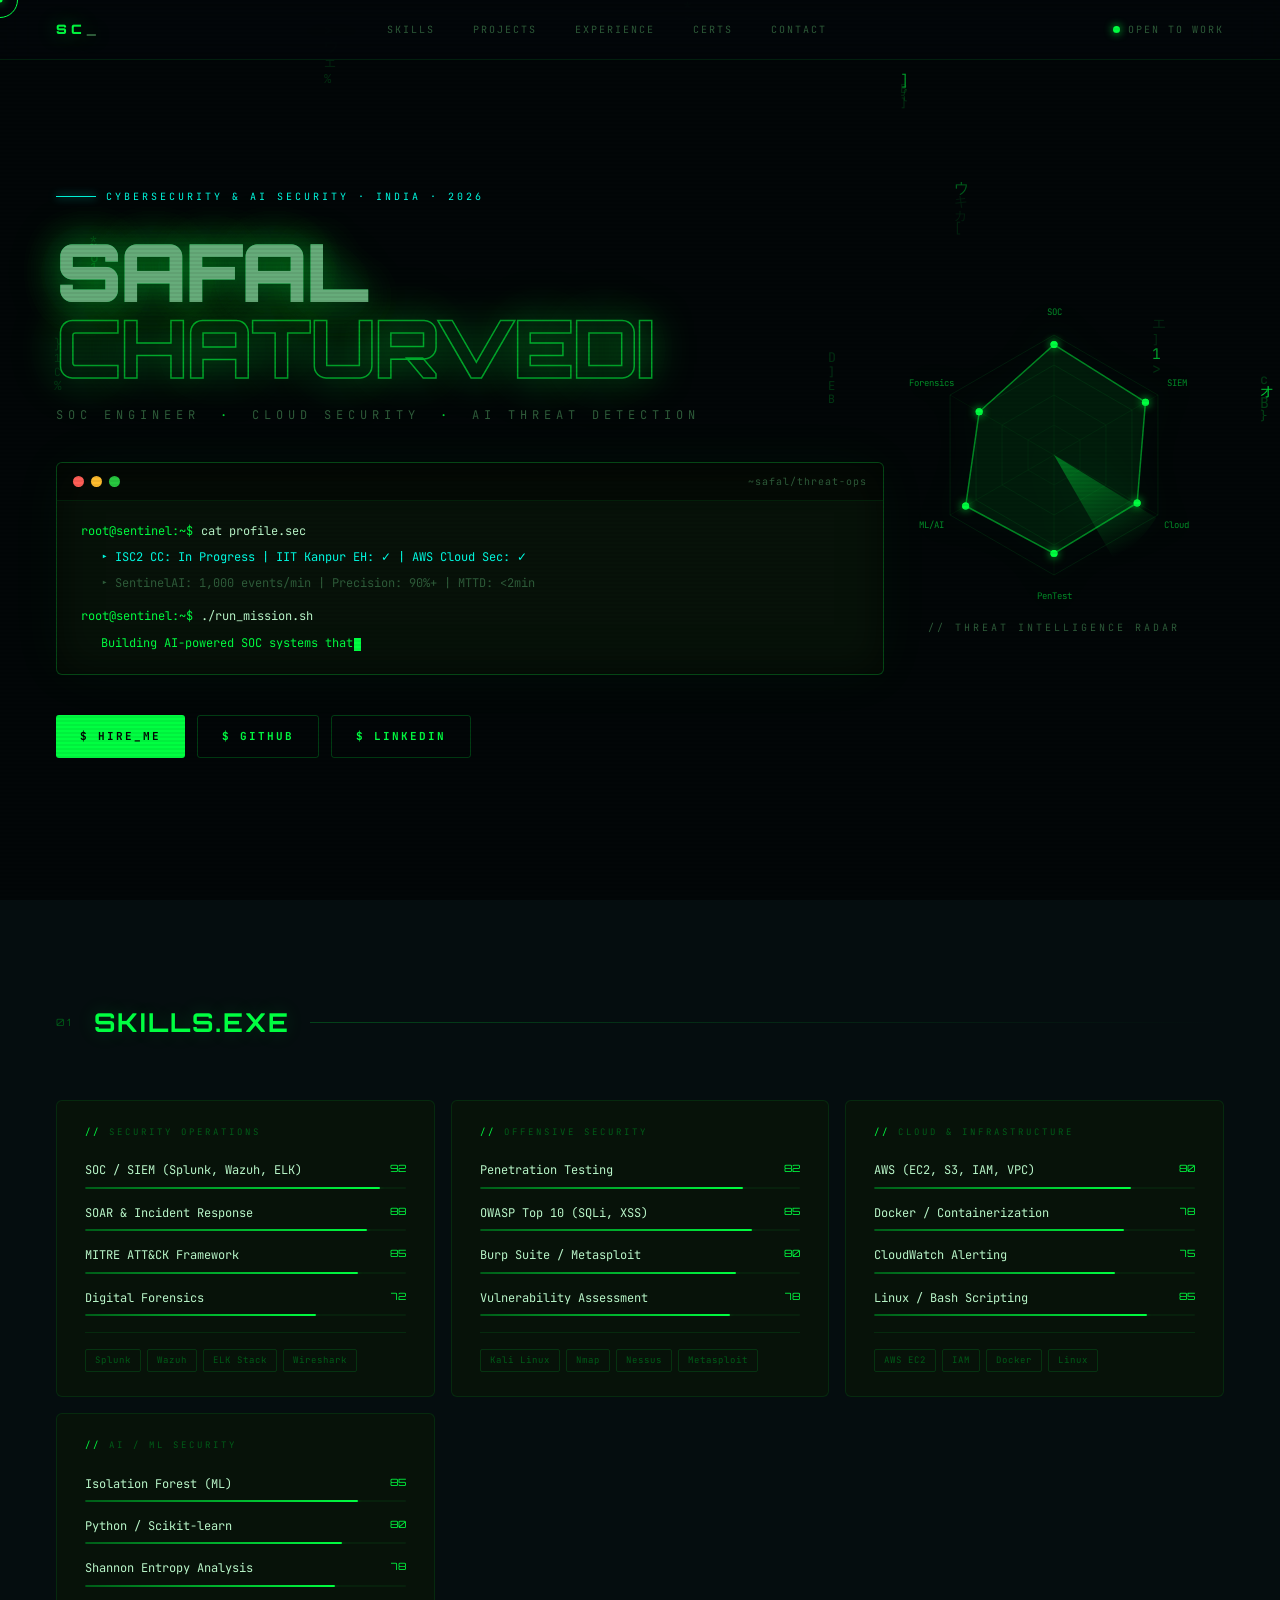
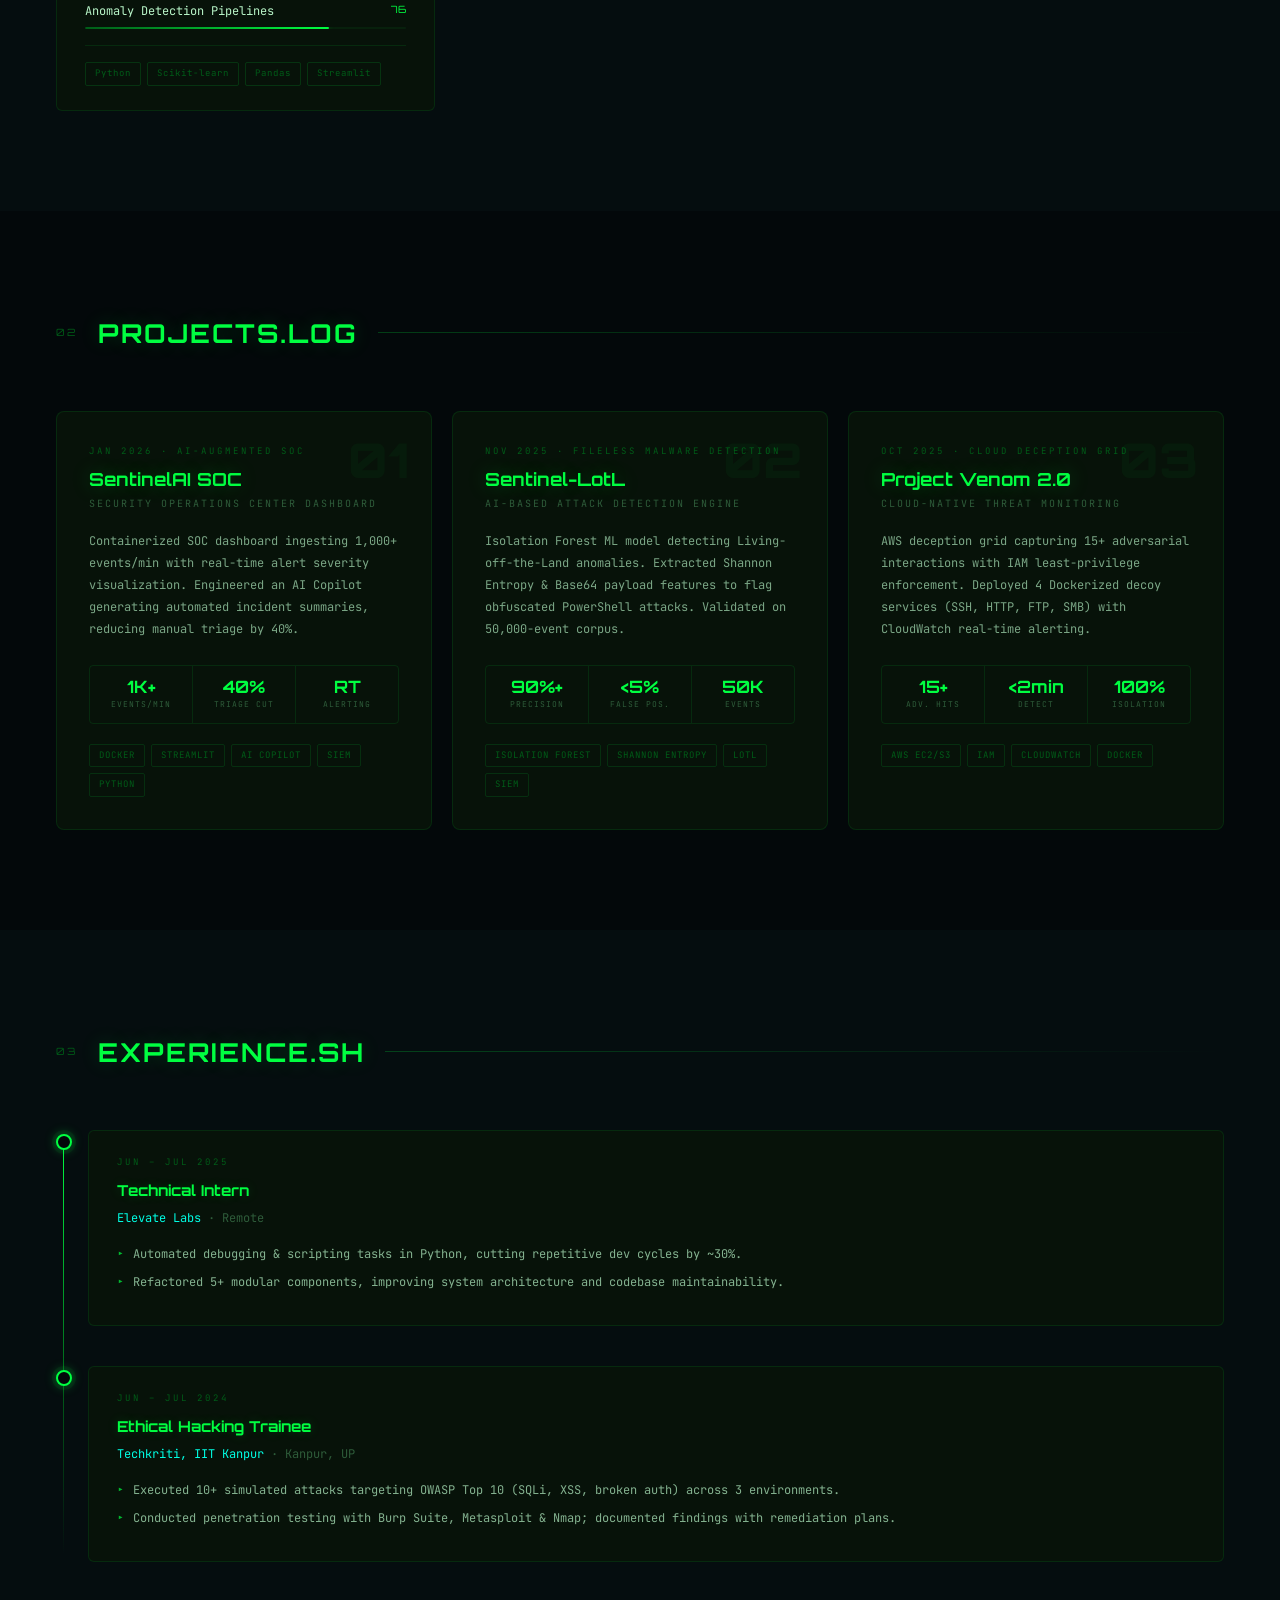
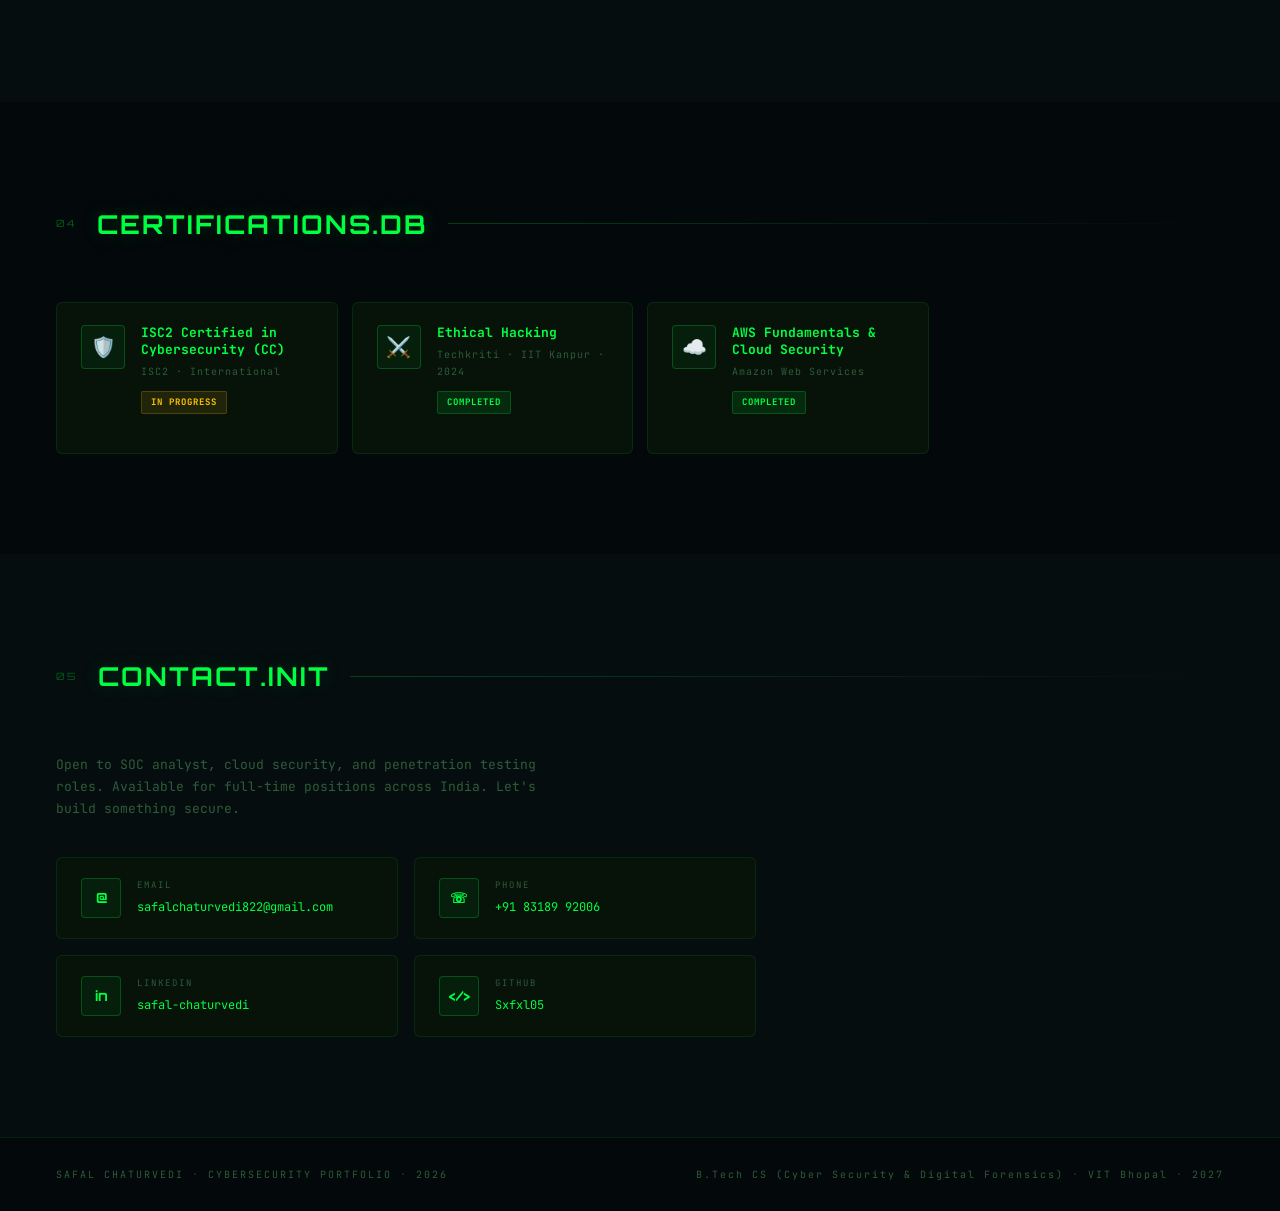
<file: index.html>
<!DOCTYPE html>
<html lang="en">
<head>
<meta charset="UTF-8">
<meta name="viewport" content="width=device-width, initial-scale=1.0">
<title>Safal Chaturvedi — Cyber Portfolio</title>
<link href="https://fonts.googleapis.com/css2?family=JetBrains+Mono:ital,wght@0,300;0,400;0,500;0,700;0,800;1,400&family=Orbitron:wght@400;600;700;900&family=Share+Tech+Mono&display=swap" rel="stylesheet">
<link rel="stylesheet" href="style.css">
</head>
<body>

<div id="cur"></div>
<div id="cur2"></div>
<canvas id="hero-canvas"></canvas>

<!-- ═══ NAV ═══ -->
<nav>
  <a class="nlogo" href="#">SC<em>_</em></a>
  <div class="nlinks">
    <a href="#skills">skills</a>
    <a href="#projects">projects</a>
    <a href="#experience">experience</a>
    <a href="#certs">certs</a>
    <a href="#contact">contact</a>
  </div>
  <div class="nav-status">
    <div class="pulse-dot"></div>
    <span>OPEN TO WORK</span>
  </div>
</nav>

<!-- ═══ HERO ═══ -->
<section class="hero" id="hero">
  <div class="hero-left">
    <div class="pre-tag">Cybersecurity &amp; AI Security · India · 2026</div>

    <div class="hero-name">
      <div class="glitch-wrap" data-text="SAFAL">SAFAL</div><br>
      <span class="line2">CHATURVEDI</span>
    </div>

    <div class="hero-role">
      SOC Engineer <span>·</span> Cloud Security <span>·</span> AI Threat Detection
    </div>

    <div class="term">
      <div class="term-head">
        <span class="td r"></span><span class="td y"></span><span class="td g"></span>
        <span class="term-path">~safal/threat-ops</span>
      </div>
      <div class="term-body">
        <div class="tline"><span class="tprompt">root@sentinel:~$</span><span class="tcmd">cat profile.sec</span></div>
        <div class="tline tout hi">▸ ISC2 CC: In Progress  |  IIT Kanpur EH: ✓  |  AWS Cloud Sec: ✓</div>
        <div class="tline tout">▸ SentinelAI: 1,000 events/min  |  Precision: 90%+  |  MTTD: &lt;2min</div>
        <div class="tline" style="margin-top:12px"><span class="tprompt">root@sentinel:~$</span><span class="tcmd">./run_mission.sh</span></div>
        <div class="tline tout ok" id="typed-line"></div><span class="tcursor"></span>
      </div>
    </div>

    <div class="cta-row">
      <a class="btn btn-p" href="mailto:safalchaturvedi822@gmail.com">$ hire_me</a>
      <a class="btn btn-s" href="https://github.com/Sxfxl05" target="_blank">$ github</a>
      <a class="btn btn-s" href="https://linkedin.com/in/safal-chaturvedi" target="_blank">$ linkedin</a>
    </div>
  </div>

  <div class="hero-right">
    <div class="radar-wrap rv">
      <canvas id="radar-canvas" width="300" height="300"></canvas>
      <div class="radar-label">// threat intelligence radar</div>
    </div>
  </div>
</section>

<!-- ═══ SKILLS ═══ -->
<section id="skills">
  <div class="sec-head rv">
    <div class="sec-num">01</div>
    <div class="sec-title">skills.exe</div>
    <div class="sec-line"></div>
  </div>
  <div class="skills-hex">
    <div class="skill-block rv">
      <div class="scat">Security Operations</div>
      <div class="srow"><div class="snr"><span class="sn">SOC / SIEM (Splunk, Wazuh, ELK)</span><span class="sp">92</span></div><div class="sbar"><div class="sfill" data-w="92"></div></div></div>
      <div class="srow"><div class="snr"><span class="sn">SOAR &amp; Incident Response</span><span class="sp">88</span></div><div class="sbar"><div class="sfill" data-w="88"></div></div></div>
      <div class="srow"><div class="snr"><span class="sn">MITRE ATT&amp;CK Framework</span><span class="sp">85</span></div><div class="sbar"><div class="sfill" data-w="85"></div></div></div>
      <div class="srow"><div class="snr"><span class="sn">Digital Forensics</span><span class="sp">72</span></div><div class="sbar"><div class="sfill" data-w="72"></div></div></div>
      <div class="stool-row">
        <span class="stool">Splunk</span><span class="stool">Wazuh</span><span class="stool">ELK Stack</span><span class="stool">Wireshark</span>
      </div>
    </div>
    <div class="skill-block rv">
      <div class="scat">Offensive Security</div>
      <div class="srow"><div class="snr"><span class="sn">Penetration Testing</span><span class="sp">82</span></div><div class="sbar"><div class="sfill" data-w="82"></div></div></div>
      <div class="srow"><div class="snr"><span class="sn">OWASP Top 10 (SQLi, XSS)</span><span class="sp">85</span></div><div class="sbar"><div class="sfill" data-w="85"></div></div></div>
      <div class="srow"><div class="snr"><span class="sn">Burp Suite / Metasploit</span><span class="sp">80</span></div><div class="sbar"><div class="sfill" data-w="80"></div></div></div>
      <div class="srow"><div class="snr"><span class="sn">Vulnerability Assessment</span><span class="sp">78</span></div><div class="sbar"><div class="sfill" data-w="78"></div></div></div>
      <div class="stool-row">
        <span class="stool">Kali Linux</span><span class="stool">Nmap</span><span class="stool">Nessus</span><span class="stool">Metasploit</span>
      </div>
    </div>
    <div class="skill-block rv">
      <div class="scat">Cloud &amp; Infrastructure</div>
      <div class="srow"><div class="snr"><span class="sn">AWS (EC2, S3, IAM, VPC)</span><span class="sp">80</span></div><div class="sbar"><div class="sfill" data-w="80"></div></div></div>
      <div class="srow"><div class="snr"><span class="sn">Docker / Containerization</span><span class="sp">78</span></div><div class="sbar"><div class="sfill" data-w="78"></div></div></div>
      <div class="srow"><div class="snr"><span class="sn">CloudWatch Alerting</span><span class="sp">75</span></div><div class="sbar"><div class="sfill" data-w="75"></div></div></div>
      <div class="srow"><div class="snr"><span class="sn">Linux / Bash Scripting</span><span class="sp">85</span></div><div class="sbar"><div class="sfill" data-w="85"></div></div></div>
      <div class="stool-row">
        <span class="stool">AWS EC2</span><span class="stool">IAM</span><span class="stool">Docker</span><span class="stool">Linux</span>
      </div>
    </div>
    <div class="skill-block rv">
      <div class="scat">AI / ML Security</div>
      <div class="srow"><div class="snr"><span class="sn">Isolation Forest (ML)</span><span class="sp">85</span></div><div class="sbar"><div class="sfill" data-w="85"></div></div></div>
      <div class="srow"><div class="snr"><span class="sn">Python / Scikit-learn</span><span class="sp">80</span></div><div class="sbar"><div class="sfill" data-w="80"></div></div></div>
      <div class="srow"><div class="snr"><span class="sn">Shannon Entropy Analysis</span><span class="sp">78</span></div><div class="sbar"><div class="sfill" data-w="78"></div></div></div>
      <div class="srow"><div class="snr"><span class="sn">Anomaly Detection Pipelines</span><span class="sp">76</span></div><div class="sbar"><div class="sfill" data-w="76"></div></div></div>
      <div class="stool-row">
        <span class="stool">Python</span><span class="stool">Scikit-learn</span><span class="stool">Pandas</span><span class="stool">Streamlit</span>
      </div>
    </div>
  </div>
</section>

<!-- ═══ PROJECTS ═══ -->
<section id="projects">
  <div class="sec-head rv">
    <div class="sec-num">02</div>
    <div class="sec-title">projects.log</div>
    <div class="sec-line"></div>
  </div>
  <div class="proj-grid">

    <div class="proj-card rv" data-num="01">
      <div class="proj-indicator"></div>
      <div class="proj-date">Jan 2026 · AI-Augmented SOC</div>
      <div class="proj-name">SentinelAI SOC</div>
      <div class="proj-sub">Security Operations Center Dashboard</div>
      <div class="proj-desc">Containerized SOC dashboard ingesting 1,000+ events/min with real-time alert severity visualization. Engineered an AI Copilot generating automated incident summaries, reducing manual triage by 40%.</div>
      <div class="proj-metrics">
        <div class="pm"><div class="pm-val">1K+</div><div class="pm-lbl">Events/Min</div></div>
        <div class="pm"><div class="pm-val">40%</div><div class="pm-lbl">Triage Cut</div></div>
        <div class="pm"><div class="pm-val">RT</div><div class="pm-lbl">Alerting</div></div>
      </div>
      <div class="proj-tags">
        <span class="ptag">Docker</span><span class="ptag">Streamlit</span><span class="ptag">AI Copilot</span><span class="ptag">SIEM</span><span class="ptag">Python</span>
      </div>
    </div>

    <div class="proj-card rv" data-num="02">
      <div class="proj-indicator"></div>
      <div class="proj-date">Nov 2025 · Fileless Malware Detection</div>
      <div class="proj-name">Sentinel-LotL</div>
      <div class="proj-sub">AI-Based Attack Detection Engine</div>
      <div class="proj-desc">Isolation Forest ML model detecting Living-off-the-Land anomalies. Extracted Shannon Entropy &amp; Base64 payload features to flag obfuscated PowerShell attacks. Validated on 50,000-event corpus.</div>
      <div class="proj-metrics">
        <div class="pm"><div class="pm-val">90%+</div><div class="pm-lbl">Precision</div></div>
        <div class="pm"><div class="pm-val">&lt;5%</div><div class="pm-lbl">False Pos.</div></div>
        <div class="pm"><div class="pm-val">50K</div><div class="pm-lbl">Events</div></div>
      </div>
      <div class="proj-tags">
        <span class="ptag">Isolation Forest</span><span class="ptag">Shannon Entropy</span><span class="ptag">LotL</span><span class="ptag">SIEM</span>
      </div>
    </div>

    <div class="proj-card rv" data-num="03">
      <div class="proj-indicator"></div>
      <div class="proj-date">Oct 2025 · Cloud Deception Grid</div>
      <div class="proj-name">Project Venom 2.0</div>
      <div class="proj-sub">Cloud-Native Threat Monitoring</div>
      <div class="proj-desc">AWS deception grid capturing 15+ adversarial interactions with IAM least-privilege enforcement. Deployed 4 Dockerized decoy services (SSH, HTTP, FTP, SMB) with CloudWatch real-time alerting.</div>
      <div class="proj-metrics">
        <div class="pm"><div class="pm-val">15+</div><div class="pm-lbl">Adv. Hits</div></div>
        <div class="pm"><div class="pm-val">&lt;2min</div><div class="pm-lbl">Detect</div></div>
        <div class="pm"><div class="pm-val">100%</div><div class="pm-lbl">Isolation</div></div>
      </div>
      <div class="proj-tags">
        <span class="ptag">AWS EC2/S3</span><span class="ptag">IAM</span><span class="ptag">CloudWatch</span><span class="ptag">Docker</span>
      </div>
    </div>

  </div>
</section>

<!-- ═══ EXPERIENCE ═══ -->
<section id="experience">
  <div class="sec-head rv">
    <div class="sec-num">03</div>
    <div class="sec-title">experience.sh</div>
    <div class="sec-line"></div>
  </div>
  <div class="timeline">
    <div class="tl-item rv">
      <div class="tl-dot"></div>
      <div class="tl-card">
        <div class="tl-period">Jun – Jul 2025</div>
        <div class="tl-role">Technical Intern</div>
        <div class="tl-co"><span>Elevate Labs</span> · Remote</div>
        <ul class="tl-pts">
          <li>Automated debugging &amp; scripting tasks in Python, cutting repetitive dev cycles by ~30%.</li>
          <li>Refactored 5+ modular components, improving system architecture and codebase maintainability.</li>
        </ul>
      </div>
    </div>
    <div class="tl-item rv">
      <div class="tl-dot"></div>
      <div class="tl-card">
        <div class="tl-period">Jun – Jul 2024</div>
        <div class="tl-role">Ethical Hacking Trainee</div>
        <div class="tl-co"><span>Techkriti, IIT Kanpur</span> · Kanpur, UP</div>
        <ul class="tl-pts">
          <li>Executed 10+ simulated attacks targeting OWASP Top 10 (SQLi, XSS, broken auth) across 3 environments.</li>
          <li>Conducted penetration testing with Burp Suite, Metasploit &amp; Nmap; documented findings with remediation plans.</li>
        </ul>
      </div>
    </div>
  </div>
</section>

<!-- ═══ CERTS ═══ -->
<section id="certs">
  <div class="sec-head rv">
    <div class="sec-num">04</div>
    <div class="sec-title">certifications.db</div>
    <div class="sec-line"></div>
  </div>
  <div class="cert-grid">
    <div class="cert-card rv">
      <div class="cert-icon-wrap">🛡️</div>
      <div>
        <div class="cert-name">ISC2 Certified in Cybersecurity (CC)</div>
        <div class="cert-by">ISC2 · International</div>
        <span class="badge-st st-prog">In Progress</span>
      </div>
    </div>
    <div class="cert-card rv">
      <div class="cert-icon-wrap">⚔️</div>
      <div>
        <div class="cert-name">Ethical Hacking</div>
        <div class="cert-by">Techkriti · IIT Kanpur · 2024</div>
        <span class="badge-st st-done">Completed</span>
      </div>
    </div>
    <div class="cert-card rv">
      <div class="cert-icon-wrap">☁️</div>
      <div>
        <div class="cert-name">AWS Fundamentals &amp; Cloud Security</div>
        <div class="cert-by">Amazon Web Services</div>
        <span class="badge-st st-done">Completed</span>
      </div>
    </div>
    <div class="cert-card rv">
      <div class="cert-icon-wrap">🎓</div>
      <div>
        <div class="cert-name">Harvard-Affiliated Program</div>
        <div class="cert-by">Professional Selection · 2024</div>
        <span class="badge-st st-done">Selected</span>
      </div>
    </div>
  </div>
</section>

<!-- ═══ CONTACT ═══ -->
<section id="contact">
  <div class="sec-head rv">
    <div class="sec-num">05</div>
    <div class="sec-title">contact.init</div>
    <div class="sec-line"></div>
  </div>
  <p class="rv" style="font-size:13px;color:var(--mu);margin-bottom:36px;max-width:520px;">Open to SOC analyst, cloud security, and penetration testing roles. Available for full-time positions across India. Let's build something secure.</p>
  <div class="contact-wrap">
    <a class="cont-card rv" href="mailto:safalchaturvedi822@gmail.com">
      <div class="cont-icon">@</div>
      <div><div class="cont-lbl">Email</div><div class="cont-val">safalchaturvedi822@gmail.com</div></div>
    </a>
    <a class="cont-card rv" href="tel:+918318992006">
      <div class="cont-icon">☏</div>
      <div><div class="cont-lbl">Phone</div><div class="cont-val">+91 83189 92006</div></div>
    </a>
    <a class="cont-card rv" href="https://linkedin.com/in/safal-chaturvedi" target="_blank">
      <div class="cont-icon">in</div>
      <div><div class="cont-lbl">LinkedIn</div><div class="cont-val">safal-chaturvedi</div></div>
    </a>
    <a class="cont-card rv" href="https://github.com/Sxfxl05" target="_blank">
      <div class="cont-icon">&lt;/&gt;</div>
      <div><div class="cont-lbl">GitHub</div><div class="cont-val">Sxfxl05</div></div>
    </a>
  </div>
</section>

<footer>
  <div>SAFAL CHATURVEDI <span>·</span> CYBERSECURITY PORTFOLIO <span>·</span> 2026</div>
  <div>B.Tech CS (Cyber Security &amp; Digital Forensics) <span>·</span> VIT Bhopal <span>·</span> 2027</div>
</footer>

<script src="script.js"></script>
</body>
</html>
</file>
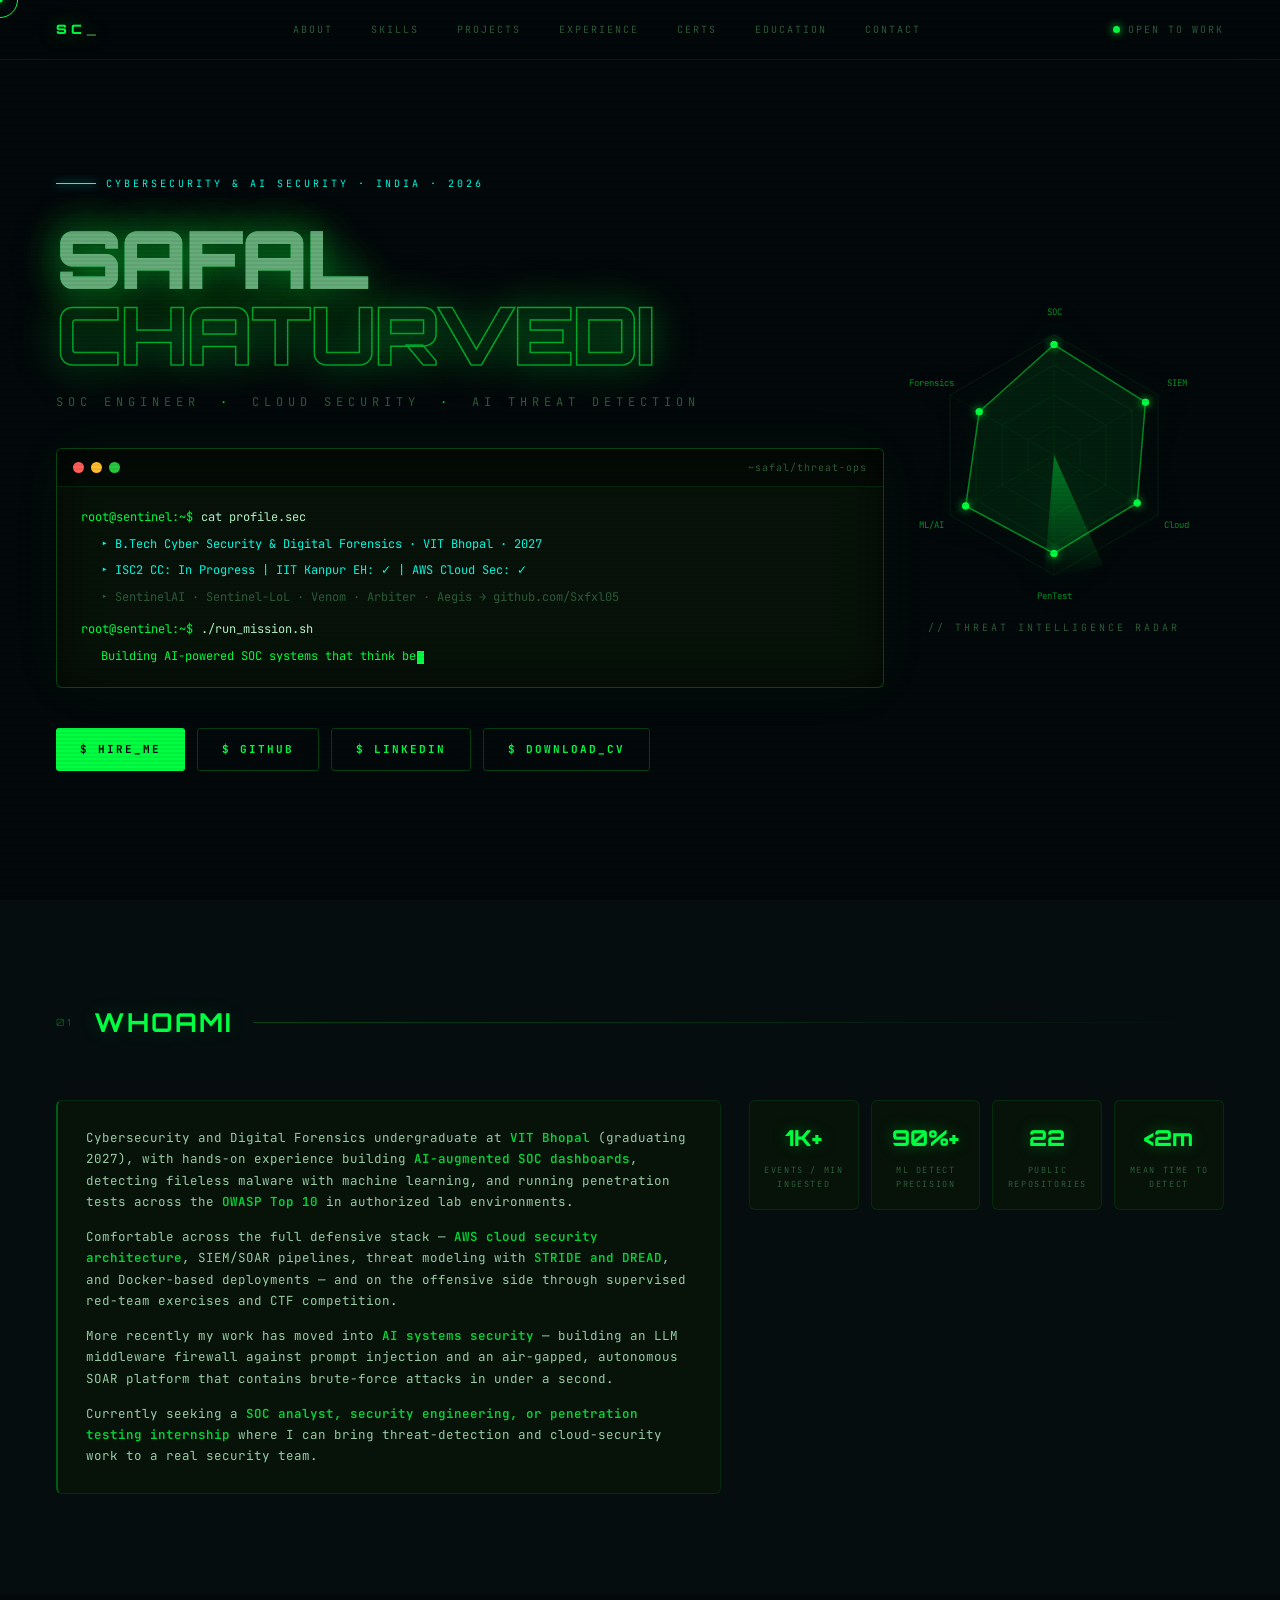
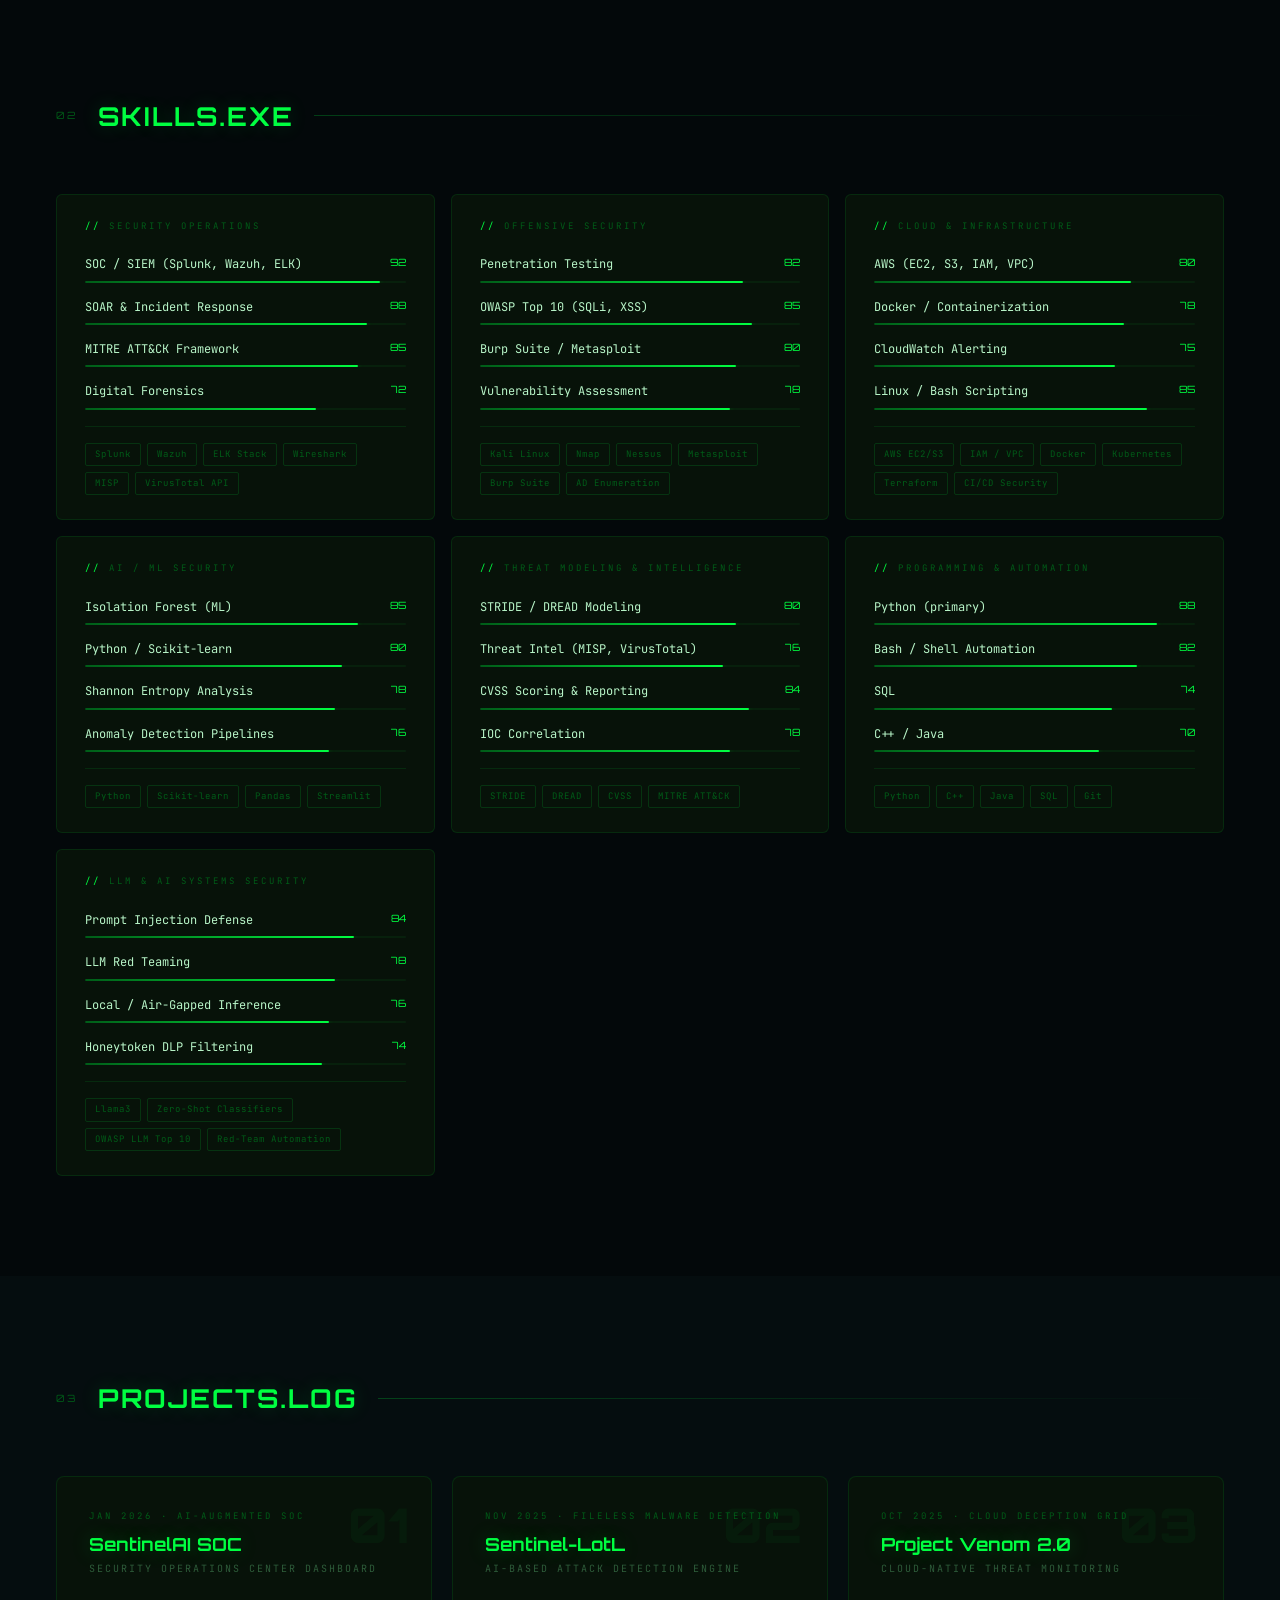
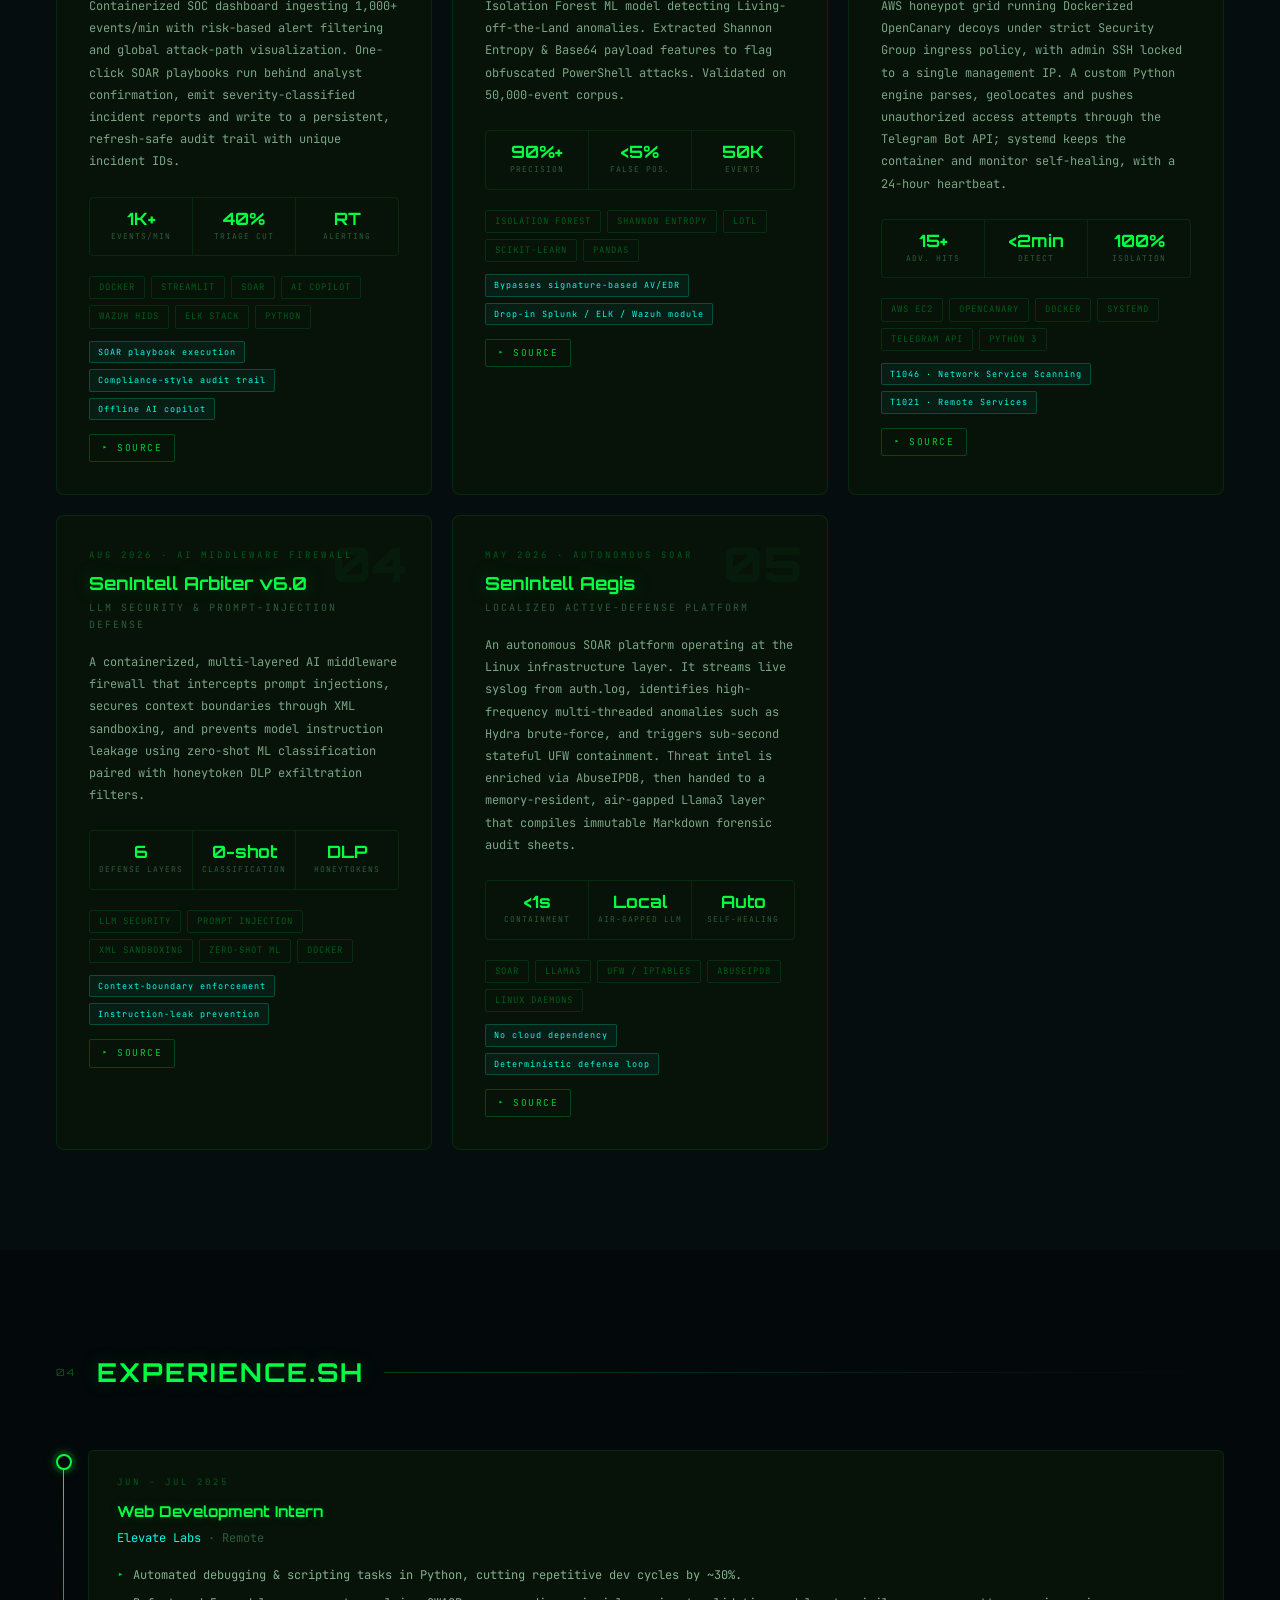
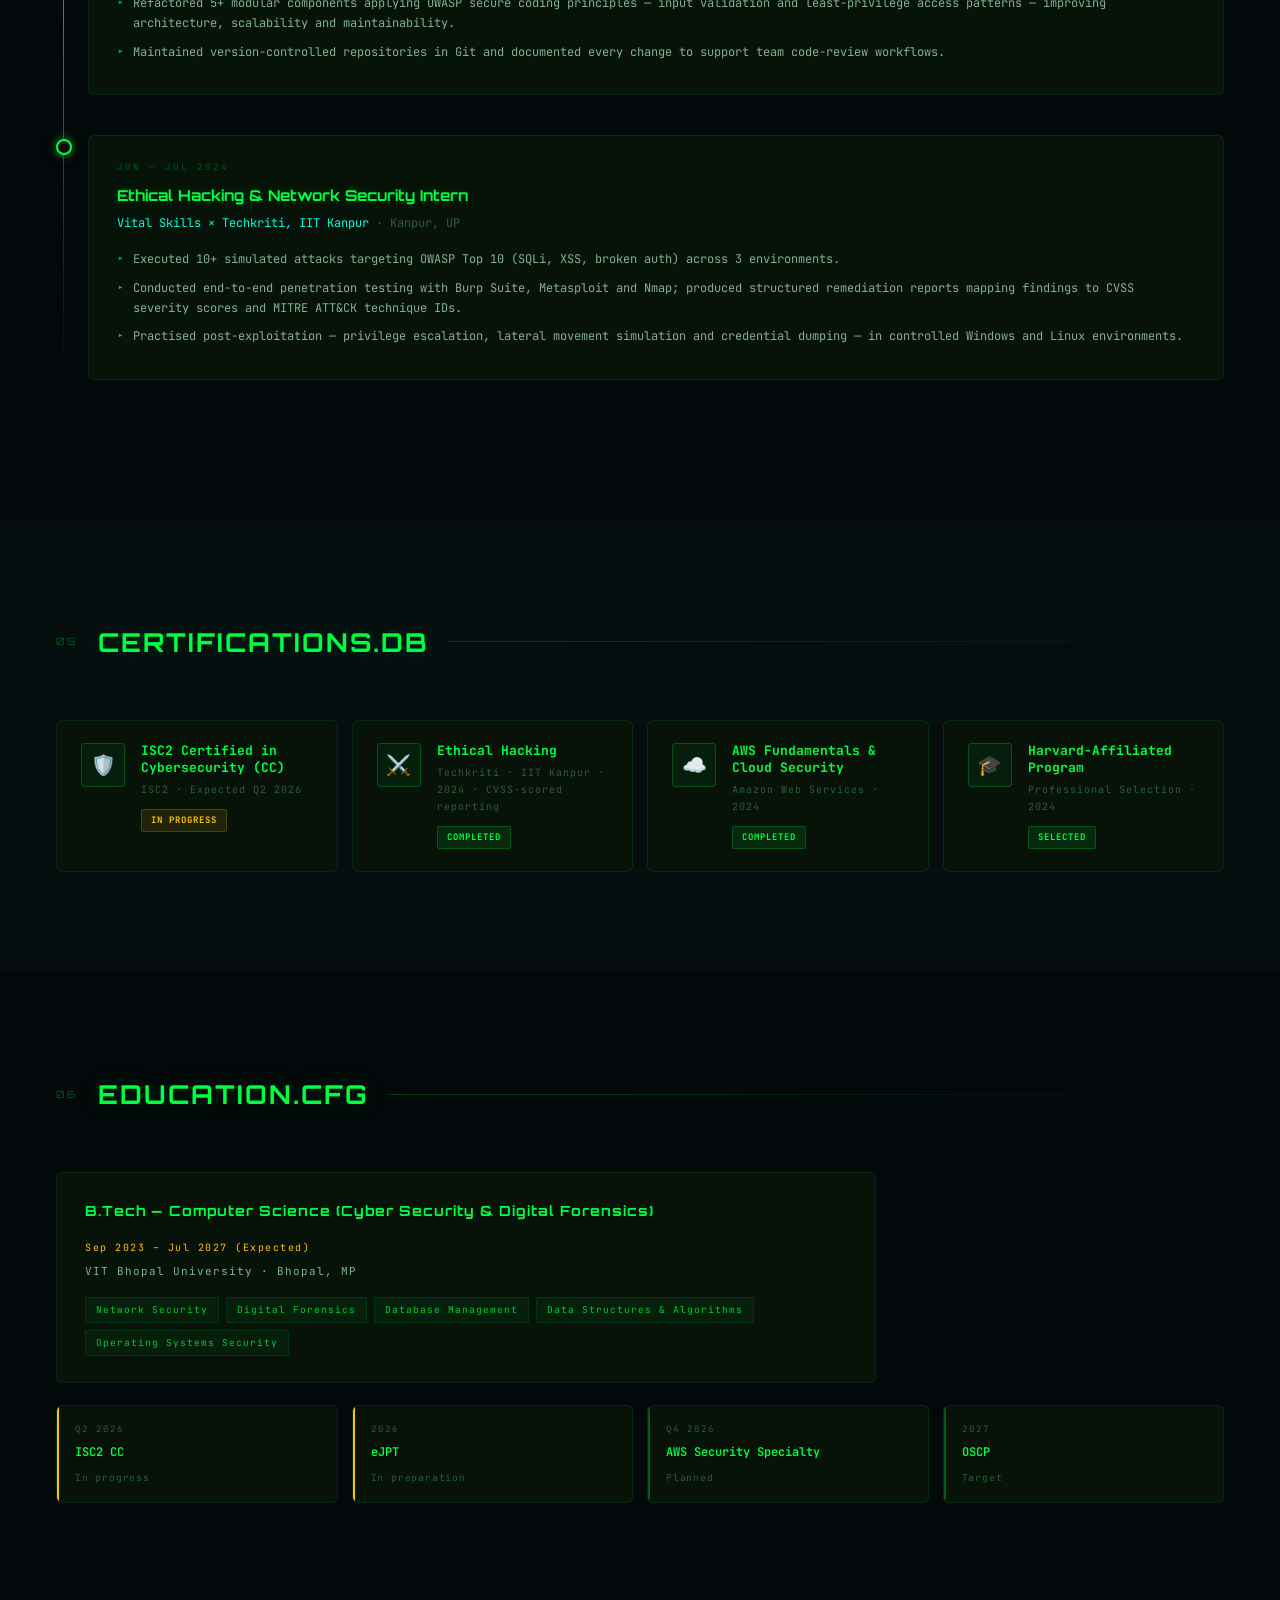
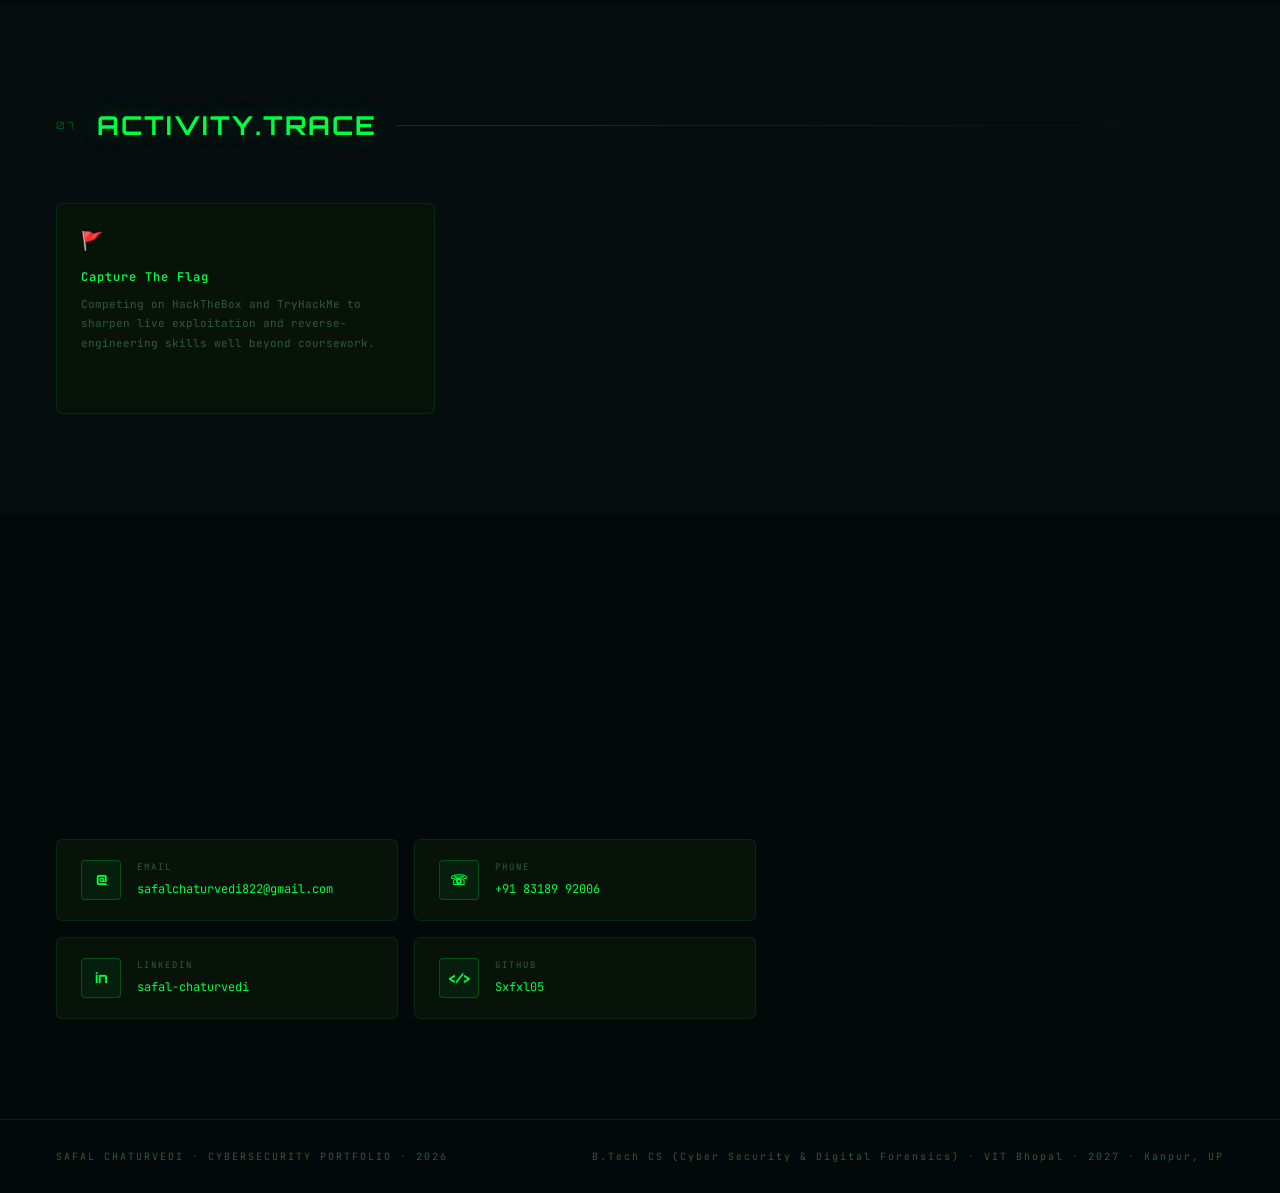
<file: Portfolio.html>
<!DOCTYPE html>
<html lang="en">
<head>
<meta charset="UTF-8">
<meta name="viewport" content="width=device-width, initial-scale=1.0">
<title>Safal Chaturvedi — SOC Engineer &amp; Cloud Security Portfolio</title>
<meta name="description" content="Safal Chaturvedi — Cybersecurity &amp; Digital Forensics student at VIT Bhopal. SOC engineering, AI threat detection, AWS cloud security and penetration testing. Open to SOC analyst, security engineering and pentest internships.">
<meta name="author" content="Safal Chaturvedi">
<meta name="theme-color" content="#03080a">
<meta property="og:title" content="Safal Chaturvedi — Cybersecurity Portfolio">
<meta property="og:description" content="SOC · Cloud Security · AI Threat Detection. SentinelAI, Sentinel-LotL, Project Venom 2.0.">
<meta property="og:type" content="website">
<link rel="icon" href="data:image/svg+xml,%3Csvg xmlns='http://www.w3.org/2000/svg' viewBox='0 0 100 100'%3E%3Ctext y='.9em' font-size='90'%3E%F0%9F%9B%A1%EF%B8%8F%3C/text%3E%3C/svg%3E">
<link href="https://fonts.googleapis.com/css2?family=JetBrains+Mono:ital,wght@0,300;0,400;0,500;0,700;0,800;1,400&family=Orbitron:wght@400;600;700;900&family=Share+Tech+Mono&display=swap" rel="stylesheet">
<style>
:root {
  --g: #00ff41;
  --g2: #00cc33;
  --g3: #005c18;
  --g4: rgba(0,255,65,0.06);
  --gg: rgba(0,255,65,0.18);
  --bg: #03080a;
  --bg2: #050d0f;
  --s: #071209;
  --s2: #0b1a10;
  --c: #00ffe5;
  --am: #ffc107;
  --r: #ff3355;
  --tx: #b8f5c8;
  --mu: #2e5c3a;
  --br: rgba(0,255,65,0.1);
  --br2: rgba(0,255,65,0.22);
}

*, *::before, *::after { box-sizing: border-box; margin: 0; padding: 0; }
html { scroll-behavior: smooth; }

::-webkit-scrollbar { width: 4px; }
::-webkit-scrollbar-track { background: var(--bg); }
::-webkit-scrollbar-thumb { background: var(--g3); border-radius: 2px; }

body {
  background: var(--bg);
  color: var(--tx);
  font-family: 'JetBrains Mono', monospace;
  font-size: 13px;
  line-height: 1.7;
  cursor: none;
  overflow-x: hidden;
}

/* ═══ CURSOR ═══ */
#cur, #cur2 {
  position: fixed;
  pointer-events: none;
  z-index: 9999;
  transform: translate(-50%,-50%);
  border-radius: 50%;
  transition: transform 0.1s;
}
#cur  { width: 36px; height: 36px; border: 1px solid var(--g); mix-blend-mode: screen; transition: width 0.3s, height 0.3s; }
#cur2 { width: 5px; height: 5px; background: var(--g); box-shadow: 0 0 8px var(--g); }
body:has(a:hover) #cur, body:has(button:hover) #cur { width: 56px; height: 56px; background: var(--gg); }

/* ═══ SCANLINES ═══ */
body::before {
  content: '';
  position: fixed; inset: 0;
  background: repeating-linear-gradient(0deg, transparent, transparent 2px, rgba(0,0,0,0.06) 2px, rgba(0,0,0,0.06) 4px);
  pointer-events: none; z-index: 900;
}

/* ═══ NAV ═══ */
nav {
  position: fixed; top: 0; left: 0; right: 0;
  z-index: 500;
  padding: 0 56px;
  height: 60px;
  display: flex; align-items: center; justify-content: space-between;
  background: rgba(3,8,10,0.85);
  backdrop-filter: blur(20px) saturate(1.5);
  border-bottom: 1px solid var(--br);
}
.nlogo {
  font-family: 'Orbitron', monospace;
  font-size: 13px; font-weight: 900;
  color: var(--g);
  letter-spacing: 4px;
  text-shadow: 0 0 20px rgba(0,255,65,0.4);
  text-decoration: none;
}
.nlogo em { color: var(--mu); font-style: normal; }
.nlinks { display: flex; gap: 8px; }
.nlinks a {
  color: var(--mu);
  text-decoration: none;
  font-size: 10px; letter-spacing: 2px; text-transform: uppercase;
  padding: 6px 14px;
  border: 1px solid transparent;
  border-radius: 2px;
  transition: all 0.2s;
  cursor: none;
}
.nlinks a:hover { color: var(--g); border-color: var(--br2); background: var(--g4); }
.nav-status {
  display: flex; align-items: center; gap: 8px;
  font-size: 10px; color: var(--mu); letter-spacing: 2px;
}
.pulse-dot {
  width: 7px; height: 7px; border-radius: 50%;
  background: var(--g);
  box-shadow: 0 0 8px var(--g);
  animation: pdot 2s ease-in-out infinite;
}
@keyframes pdot { 0%,100%{box-shadow:0 0 6px var(--g)} 50%{box-shadow:0 0 18px var(--g),0 0 30px rgba(0,255,65,0.4)} }

/* ═══ HERO ═══ */
.hero {
  min-height: 100vh;
  display: flex; align-items: center;
  padding: 100px 56px 60px;
  position: relative;
  overflow: hidden;
}
#hero-canvas {
  position: absolute; inset: 0;
  pointer-events: none; z-index: 0;
}
.hero-left { position: relative; z-index: 2; flex: 1; }
.hero-right { position: relative; z-index: 2; width: 340px; flex-shrink: 0; }

.pre-tag {
  display: inline-flex; align-items: center; gap: 10px;
  font-size: 10px; color: var(--c); letter-spacing: 3px; text-transform: uppercase;
  margin-bottom: 28px;
  animation: fadein 1s ease both;
}
.pre-tag::before {
  content: '';
  display: block; width: 40px; height: 1px;
  background: var(--c);
  box-shadow: 0 0 8px var(--c);
}

.hero-name {
  font-family: 'Orbitron', monospace;
  font-size: clamp(42px, 6.5vw, 80px);
  font-weight: 900;
  line-height: 0.95;
  color: var(--g);
  text-shadow: 0 0 40px rgba(0,255,65,0.35), 0 0 80px rgba(0,255,65,0.1);
  letter-spacing: -2px;
  margin-bottom: 20px;
  animation: fadein 1s ease 0.15s both;
}
.hero-name .line2 { color: transparent; -webkit-text-stroke: 1.5px rgba(0,255,65,0.6); }

.hero-role {
  font-size: 12px; color: var(--mu); letter-spacing: 5px; text-transform: uppercase;
  margin-bottom: 36px;
  animation: fadein 1s ease 0.3s both;
}
.hero-role span { color: var(--g2); margin: 0 8px; }

/* TERMINAL BLOCK */
.term {
  background: var(--s);
  border: 1px solid var(--br2);
  border-radius: 6px;
  overflow: hidden;
  margin-bottom: 40px;
  animation: fadein 1s ease 0.45s both;
  box-shadow: 0 0 60px rgba(0,255,65,0.04), inset 0 0 40px rgba(0,0,0,0.6);
}
.term-head {
  padding: 10px 16px;
  background: rgba(0,0,0,0.4);
  border-bottom: 1px solid var(--br);
  display: flex; align-items: center; gap: 7px;
}
.td { width: 11px; height: 11px; border-radius: 50%; }
.td.r { background: #ff5f57; }
.td.y { background: #febc2e; }
.td.g { background: #28c840; }
.term-path { margin-left: auto; font-size: 10px; color: var(--mu); letter-spacing: 1px; }
.term-body { padding: 20px 24px; }
.tline { margin-bottom: 6px; font-size: 12px; }
.tprompt { color: var(--g); margin-right: 8px; }
.tcmd { color: var(--tx); }
.tout { color: var(--mu); padding-left: 20px; }
.tout.hi { color: var(--c); }
.tout.ok { color: var(--g); }
#typed-line { display: inline; }
.tcursor { display: inline-block; width: 7px; height: 13px; background: var(--g); vertical-align: text-bottom; animation: blink 1s step-end infinite; margin-left: 1px; }
@keyframes blink { 50% { opacity: 0; } }

.cta-row { display: flex; gap: 12px; flex-wrap: wrap; animation: fadein 1s ease 0.6s both; }
.btn {
  display: inline-flex; align-items: center; gap: 8px;
  padding: 11px 24px;
  font-family: 'JetBrains Mono', monospace;
  font-size: 11px; font-weight: 700; letter-spacing: 2px; text-transform: uppercase;
  text-decoration: none;
  border-radius: 3px;
  cursor: none;
  transition: all 0.25s;
}
.btn-p { background: var(--g); color: #020b04; }
.btn-p:hover { background: #00e538; box-shadow: 0 0 40px rgba(0,255,65,0.35); transform: translateY(-2px); }
.btn-s { border: 1px solid var(--br2); color: var(--g); background: transparent; }
.btn-s:hover { background: var(--g4); border-color: var(--g); box-shadow: 0 0 20px rgba(0,255,65,0.1); transform: translateY(-2px); }

/* ═══ RADAR ═══ */
.radar-wrap {
  display: flex; flex-direction: column; align-items: center;
  animation: fadein 1.2s ease 0.7s both;
}
#radar-canvas {
  filter: drop-shadow(0 0 20px rgba(0,255,65,0.2));
}
.radar-label {
  font-size: 10px; color: var(--mu); letter-spacing: 3px; text-transform: uppercase; margin-top: 14px;
}

/* ═══ SECTIONS ═══ */
section { padding: 100px 56px; position: relative; }
section:nth-child(even) { background: var(--bg2); }

.sec-head {
  display: flex; align-items: center; gap: 20px; margin-bottom: 56px;
}
.sec-num {
  font-family: 'Orbitron', monospace;
  font-size: 10px; color: var(--g3); letter-spacing: 3px;
}
.sec-title {
  font-family: 'Orbitron', monospace;
  font-size: clamp(18px, 3vw, 26px); font-weight: 700;
  color: var(--g); letter-spacing: 2px; text-transform: uppercase;
  text-shadow: 0 0 20px rgba(0,255,65,0.2);
}
.sec-line {
  flex: 1; height: 1px;
  background: linear-gradient(90deg, var(--br2), transparent);
}

/* ═══ SKILLS ═══ */
.skills-hex { display: grid; grid-template-columns: repeat(auto-fill, minmax(300px, 1fr)); gap: 16px; }
.skill-block {
  background: var(--s);
  border: 1px solid var(--br);
  border-radius: 6px;
  padding: 24px 28px;
  transition: all 0.3s;
  position: relative;
  overflow: hidden;
}
.skill-block::after {
  content: '';
  position: absolute;
  top: 0; left: 0; right: 0; height: 2px;
  background: linear-gradient(90deg, transparent, var(--g), transparent);
  opacity: 0;
  transition: opacity 0.3s;
}
.skill-block:hover { border-color: var(--br2); box-shadow: 0 0 40px rgba(0,255,65,0.04); }
.skill-block:hover::after { opacity: 1; }

.scat {
  font-size: 9px; color: var(--g3); letter-spacing: 3px; text-transform: uppercase;
  margin-bottom: 20px; display: flex; align-items: center; gap: 8px;
}
.scat::before { content: '//'; color: var(--g); }

.srow { margin-bottom: 14px; }
.snr { display: flex; justify-content: space-between; margin-bottom: 6px; font-size: 12px; }
.sn { color: var(--tx); }
.sp { font-size: 10px; color: var(--g); font-family: 'Orbitron', monospace; }
.sbar { height: 2px; background: rgba(0,255,65,0.06); border-radius: 1px; overflow: hidden; }
.sfill {
  height: 100%;
  background: linear-gradient(90deg, var(--g3), var(--g));
  box-shadow: 0 0 6px rgba(0,255,65,0.4);
  border-radius: 1px;
  width: 0;
  transition: width 1.4s cubic-bezier(0.16,1,0.3,1);
}
.stool-row { display: flex; flex-wrap: wrap; gap: 6px; margin-top: 16px; padding-top: 16px; border-top: 1px solid var(--br); }
.stool {
  font-size: 9px; letter-spacing: 1px; padding: 3px 9px;
  border: 1px solid rgba(0,255,65,0.14);
  border-radius: 2px; color: var(--g3);
  transition: all 0.2s;
  cursor: default;
}
.stool:hover { color: var(--g); border-color: var(--br2); background: var(--g4); }

/* ═══ PROJECTS ═══ */
.proj-grid { display: grid; grid-template-columns: repeat(auto-fill, minmax(360px, 1fr)); gap: 20px; }
.proj-card {
  background: var(--s);
  border: 1px solid var(--br);
  border-radius: 8px;
  padding: 32px;
  transition: all 0.35s;
  position: relative;
  overflow: hidden;
  cursor: none;
}
.proj-card::before {
  content: attr(data-num);
  position: absolute;
  right: 24px; top: 24px;
  font-family: 'Orbitron', monospace;
  font-size: 48px; font-weight: 900;
  color: rgba(0,255,65,0.04);
  line-height: 1;
}
.proj-card:hover {
  border-color: var(--br2);
  box-shadow: 0 20px 60px rgba(0,0,0,0.5), 0 0 60px rgba(0,255,65,0.05);
  transform: translateY(-6px);
}
.proj-card:hover .proj-indicator { width: 100%; }
.proj-indicator {
  position: absolute; top: 0; left: 0; width: 0; height: 2px;
  background: linear-gradient(90deg, var(--g3), var(--g));
  transition: width 0.5s ease;
}
.proj-date { font-size: 9px; color: var(--g3); letter-spacing: 3px; text-transform: uppercase; margin-bottom: 10px; }
.proj-name {
  font-family: 'Orbitron', monospace;
  font-size: 18px; font-weight: 700;
  color: var(--g);
  text-shadow: 0 0 20px rgba(0,255,65,0.25);
  margin-bottom: 4px; line-height: 1.2;
}
.proj-sub { font-size: 10px; color: var(--mu); letter-spacing: 2px; text-transform: uppercase; margin-bottom: 18px; }
.proj-desc { font-size: 12px; color: var(--tx); opacity: 0.65; line-height: 1.85; margin-bottom: 24px; }
.proj-metrics {
  display: flex; gap: 0;
  border: 1px solid var(--br);
  border-radius: 4px;
  overflow: hidden;
  margin-bottom: 20px;
}
.pm {
  flex: 1;
  padding: 12px 8px; text-align: center;
  border-right: 1px solid var(--br);
}
.pm:last-child { border-right: none; }
.pm-val {
  font-family: 'Orbitron', monospace;
  font-size: 17px; font-weight: 700;
  color: var(--g); line-height: 1;
  margin-bottom: 3px;
}
.pm-lbl { font-size: 8px; color: var(--mu); letter-spacing: 1px; text-transform: uppercase; }
.proj-tags { display: flex; flex-wrap: wrap; gap: 6px; }
.ptag {
  font-size: 9px; letter-spacing: 1px; padding: 3px 9px;
  border: 1px solid rgba(0,255,65,0.12);
  border-radius: 2px; color: var(--g3); text-transform: uppercase;
}

/* ═══ TIMELINE ═══ */
.timeline { position: relative; padding-left: 32px; }
.timeline::before {
  content: '';
  position: absolute; left: 7px; top: 8px; bottom: 8px; width: 1px;
  background: linear-gradient(180deg, var(--g), var(--g3) 60%, transparent);
}
.tl-item { margin-bottom: 40px; position: relative; }
.tl-dot {
  position: absolute; left: -32px; top: 4px;
  width: 16px; height: 16px;
  border: 2px solid var(--g);
  border-radius: 50%;
  background: var(--bg);
  box-shadow: 0 0 12px rgba(0,255,65,0.4), 0 0 0 4px rgba(0,255,65,0.06);
}
.tl-card {
  background: var(--s);
  border: 1px solid var(--br);
  border-radius: 6px;
  padding: 24px 28px;
  transition: border-color 0.3s;
}
.tl-card:hover { border-color: var(--br2); }
.tl-period { font-size: 9px; color: var(--g3); letter-spacing: 3px; text-transform: uppercase; margin-bottom: 8px; }
.tl-role {
  font-family: 'Orbitron', monospace;
  font-size: 15px; font-weight: 700;
  color: var(--g); margin-bottom: 4px;
  text-shadow: 0 0 12px rgba(0,255,65,0.2);
}
.tl-co { font-size: 12px; color: var(--mu); margin-bottom: 16px; }
.tl-co span { color: var(--c); }
.tl-pts { list-style: none; }
.tl-pts li {
  font-size: 12px; color: var(--tx); opacity: 0.7;
  padding-left: 16px; position: relative; margin-bottom: 8px;
}
.tl-pts li::before { content: '▸'; position: absolute; left: 0; color: var(--g); }

/* ═══ CERTS ═══ */
.cert-grid { display: grid; grid-template-columns: repeat(auto-fill, minmax(260px, 1fr)); gap: 14px; }
.cert-card {
  background: var(--s);
  border: 1px solid var(--br);
  border-radius: 6px;
  padding: 22px 24px;
  display: flex; gap: 16px; align-items: flex-start;
  transition: all 0.3s;
}
.cert-card:hover { border-color: var(--br2); }
.cert-icon-wrap {
  width: 44px; height: 44px;
  border: 1px solid var(--br2);
  border-radius: 4px;
  display: flex; align-items: center; justify-content: center;
  font-size: 20px; flex-shrink: 0;
  background: var(--g4);
}
.cert-name { font-size: 13px; font-weight: 700; color: var(--g); margin-bottom: 4px; line-height: 1.3; }
.cert-by { font-size: 10px; color: var(--mu); letter-spacing: 1px; margin-bottom: 10px; }
.badge-st {
  display: inline-block; font-size: 9px; padding: 3px 9px;
  border-radius: 2px; letter-spacing: 1px; text-transform: uppercase; font-weight: 700;
}
.st-done { background: rgba(0,255,65,0.1); color: var(--g); border: 1px solid rgba(0,255,65,0.2); }
.st-prog { background: rgba(255,193,7,0.1); color: var(--am); border: 1px solid rgba(255,193,7,0.2); }

/* ═══ CONTACT ═══ */
.contact-wrap {
  display: grid; grid-template-columns: 1fr 1fr; gap: 16px;
  max-width: 700px;
}
.cont-card {
  background: var(--s);
  border: 1px solid var(--br);
  border-radius: 6px;
  padding: 20px 24px;
  display: flex; gap: 16px; align-items: center;
  text-decoration: none;
  transition: all 0.3s;
  cursor: none;
}
.cont-card:hover { border-color: var(--br2); background: var(--s2); transform: translateX(4px); }
.cont-icon {
  width: 40px; height: 40px; border-radius: 4px;
  border: 1px solid var(--br2);
  display: flex; align-items: center; justify-content: center;
  font-size: 14px; flex-shrink: 0;
  background: var(--g4);
  color: var(--g);
  font-family: 'Orbitron', monospace; font-weight: 700;
}
.cont-lbl { font-size: 9px; color: var(--mu); letter-spacing: 2px; text-transform: uppercase; margin-bottom: 4px; }
.cont-val { font-size: 12px; color: var(--g); font-family: 'JetBrains Mono', monospace; }

/* ═══ FOOTER ═══ */
footer {
  border-top: 1px solid var(--br);
  padding: 28px 56px;
  display: flex; justify-content: space-between; align-items: center;
  font-size: 10px; color: var(--mu); letter-spacing: 2px;
}
footer span { color: var(--g3); }

/* ═══ SCROLL REVEAL ═══ */
.rv { opacity: 0; transform: translateY(24px); transition: opacity 0.8s ease, transform 0.8s ease; }
.rv.in { opacity: 1; transform: none; }

/* ═══ GLITCH ═══ */
@keyframes glitch1 {
  0%,100%{clip-path:inset(0 0 95% 0);transform:translate(-3px,0)}
  50%{clip-path:inset(30% 0 50% 0);transform:translate(3px,0)}
}
@keyframes glitch2 {
  0%,100%{clip-path:inset(80% 0 5% 0);transform:translate(3px,0)}
  50%{clip-path:inset(50% 0 20% 0);transform:translate(-3px,0)}
}
.glitch-wrap { position: relative; display: inline-block; }
.glitch-wrap::before, .glitch-wrap::after {
  content: attr(data-text);
  position: absolute; inset: 0;
  font-family: inherit; font-size: inherit; font-weight: inherit;
  color: var(--c);
}
.glitch-wrap::before { animation: glitch1 4s infinite step-end; opacity: 0.5; }
.glitch-wrap::after  { animation: glitch2 4s infinite step-end 0.5s; opacity: 0.4; color: var(--r); }

/* ═══ ANIMS ═══ */
@keyframes fadein { from { opacity: 0; transform: translateY(20px); } to { opacity: 1; transform: none; } }

/* ═══ FLOATING TAGS ═══ */
.float-tags {
  position: absolute; right: 0; top: 50%; transform: translateY(-50%);
  display: flex; flex-direction: column; gap: 8px;
  pointer-events: none; opacity: 0.5;
}
.ftag {
  font-size: 9px; letter-spacing: 2px; color: var(--g3);
  border-right: 2px solid var(--g3);
  padding-right: 12px; text-transform: uppercase;
  text-align: right;
}

/* ═══ ADDED: ABOUT / STATS / EDU / ROADMAP / ACTIVITY ═══ */
.about-grid { display:grid; grid-template-columns: 1.4fr 1fr; gap:28px; align-items:start; }
.about-box { background:var(--s); border:1px solid var(--br); border-left:2px solid var(--g3); border-radius:6px; padding:26px 28px; }
.about-box p { font-size:12.5px; color:var(--tx); opacity:.82; margin-bottom:14px; }
.about-box p:last-child { margin-bottom:0; }
.about-box b { color:var(--g); font-weight:600; }
.stats-bar { display:grid; grid-template-columns:repeat(4,1fr); gap:12px; }
.stat { background:var(--s); border:1px solid var(--br); border-radius:6px; padding:18px 14px; text-align:center; transition:all .3s; }
.stat:hover { border-color:var(--br2); background:var(--s2); transform:translateY(-3px); }
.stat-v { font-family:'Orbitron',monospace; font-size:22px; font-weight:800; color:var(--g); text-shadow:0 0 16px rgba(0,255,65,.35); }
.stat-l { font-size:8.5px; color:var(--mu); letter-spacing:1.6px; text-transform:uppercase; margin-top:6px; }
.edu-card { background:var(--s); border:1px solid var(--br); border-radius:6px; padding:26px 28px; max-width:820px; }
.edu-top { display:flex; justify-content:space-between; gap:16px; flex-wrap:wrap; align-items:baseline; margin-bottom:6px; }
.edu-deg { font-family:'Orbitron',monospace; font-size:14px; font-weight:700; color:var(--g); letter-spacing:1px; }
.edu-when { font-size:10px; color:var(--am); letter-spacing:1.5px; }
.edu-uni { font-size:11px; color:var(--tx); opacity:.7; letter-spacing:1px; margin-bottom:16px; }
.course-row { display:flex; flex-wrap:wrap; gap:7px; }
.course { font-size:9.5px; letter-spacing:1px; color:var(--g2); background:var(--g4); border:1px solid var(--br); border-radius:2px; padding:4px 10px; }
.road { display:grid; grid-template-columns:repeat(auto-fit,minmax(190px,1fr)); gap:14px; margin-top:22px; }
.road-item { background:var(--s); border:1px solid var(--br); border-radius:6px; padding:16px 18px; position:relative; overflow:hidden; }
.road-item::before { content:''; position:absolute; left:0; top:0; bottom:0; width:2px; background:var(--g3); }
.road-item.next::before { background:var(--am); }
.road-y { font-size:9px; letter-spacing:2px; color:var(--mu); text-transform:uppercase; }
.road-n { font-size:12px; color:var(--g); margin-top:5px; font-weight:600; }
.road-s { font-size:9.5px; color:var(--mu); margin-top:7px; letter-spacing:.8px; }
.act-grid { display:grid; grid-template-columns:repeat(auto-fit,minmax(260px,1fr)); gap:16px; }
.act { background:var(--s); border:1px solid var(--br); border-radius:6px; padding:22px 24px; transition:all .3s; }
.act:hover { border-color:var(--br2); background:var(--s2); }
.act-i { font-size:18px; margin-bottom:10px; }
.act-t { font-size:12px; color:var(--g); letter-spacing:1px; margin-bottom:8px; font-weight:600; }
.act-d { font-size:11px; color:var(--mu); line-height:1.75; }
.proj-links { display:flex; gap:10px; margin-top:14px; }
.plink { font-size:9.5px; letter-spacing:1.5px; text-transform:uppercase; color:var(--g2); text-decoration:none; border:1px solid var(--br2); border-radius:2px; padding:5px 12px; transition:all .2s; cursor:none; }
.plink:hover { background:var(--g4); color:var(--g); }
.attack-row { display:flex; flex-wrap:wrap; gap:6px; margin-top:12px; }
.att { font-size:8.5px; letter-spacing:1px; color:var(--c); border:1px solid rgba(0,255,229,.22); background:rgba(0,255,229,.05); border-radius:2px; padding:3px 8px; }
.navtog { display:none; background:none; border:1px solid var(--br2); color:var(--g); border-radius:3px; padding:6px 10px; font-family:inherit; font-size:14px; cursor:pointer; }
@media (hover:none), (pointer:coarse) {
  body { cursor:auto; }
  #cur, #cur2 { display:none; }
  a, button, .cont-card, .plink { cursor:pointer; }
}
@media (max-width: 900px) {
  .about-grid { grid-template-columns:1fr; }
  .stats-bar { grid-template-columns:1fr 1fr; }
  .navtog { display:block; }
  .nlinks.open { display:flex; position:fixed; top:60px; left:0; right:0; flex-direction:column; gap:0; background:rgba(3,8,10,.97); backdrop-filter:blur(20px); border-bottom:1px solid var(--br2); padding:10px 24px 18px; }
  .nlinks.open a { padding:12px 6px; font-size:12px; border-bottom:1px solid var(--br); }
  .nav-status { display:none; }
}
@media (max-width: 900px) {
  .hero { flex-direction: column; padding: 100px 24px 60px; }
  .hero-right { width: 100%; margin-top: 40px; }
  nav { padding: 0 24px; }
  .nlinks { display: none; }
  section { padding: 70px 24px; }
  footer { flex-direction: column; gap: 10px; text-align: center; }
  .contact-wrap { grid-template-columns: 1fr; }
}
</style>
</head>
<body>

<div id="cur"></div>
<div id="cur2"></div>
<canvas id="hero-canvas"></canvas>

<!-- ═══ NAV ═══ -->
<nav>
  <a class="nlogo" href="#">SC<em>_</em></a>
  <button class="navtog" id="navtog" aria-label="Toggle navigation">≡</button>
  <div class="nlinks" id="nlinks">
    <a href="#about">about</a>
    <a href="#skills">skills</a>
    <a href="#projects">projects</a>
    <a href="#experience">experience</a>
    <a href="#certs">certs</a>
    <a href="#education">education</a>
    <a href="#contact">contact</a>
  </div>
  <div class="nav-status">
    <div class="pulse-dot"></div>
    <span>OPEN TO WORK</span>
  </div>
</nav>

<!-- ═══ HERO ═══ -->
<section class="hero" id="hero">
  <div class="hero-left">
    <div class="pre-tag">Cybersecurity &amp; AI Security · India · 2026</div>

    <div class="hero-name">
      <div class="glitch-wrap" data-text="SAFAL">SAFAL</div><br>
      <span class="line2">CHATURVEDI</span>
    </div>

    <div class="hero-role">
      SOC Engineer <span>·</span> Cloud Security <span>·</span> AI Threat Detection
    </div>

    <div class="term">
      <div class="term-head">
        <span class="td r"></span><span class="td y"></span><span class="td g"></span>
        <span class="term-path">~safal/threat-ops</span>
      </div>
      <div class="term-body">
        <div class="tline"><span class="tprompt">root@sentinel:~$</span><span class="tcmd">cat profile.sec</span></div>
        <div class="tline tout hi">▸ B.Tech Cyber Security &amp; Digital Forensics · VIT Bhopal · 2027</div>
        <div class="tline tout hi">▸ ISC2 CC: In Progress  |  IIT Kanpur EH: ✓  |  AWS Cloud Sec: ✓</div>
        <div class="tline tout">▸ SentinelAI · Sentinel-LoL · Venom · Arbiter · Aegis  →  github.com/Sxfxl05</div>
        <div class="tline" style="margin-top:12px"><span class="tprompt">root@sentinel:~$</span><span class="tcmd">./run_mission.sh</span></div>
        <div class="tline tout ok" id="typed-line"></div><span class="tcursor"></span>
      </div>
    </div>

    <div class="cta-row">
      <a class="btn btn-p" href="mailto:safalchaturvedi822@gmail.com">$ hire_me</a>
      <a class="btn btn-s" href="https://github.com/Sxfxl05" target="_blank">$ github</a>
      <a class="btn btn-s" href="https://www.linkedin.com/in/safal-chaturvedi-6b913b28a" target="_blank" rel="noopener">$ linkedin</a>
      <a class="btn btn-s" id="dl-resume" href="[data-uri]" download="Safal_Chaturvedi_Resume.pdf">$ download_cv</a>
    </div>
  </div>

  <div class="hero-right">
    <div class="radar-wrap rv">
      <canvas id="radar-canvas" width="300" height="300"></canvas>
      <div class="radar-label">// threat intelligence radar</div>
    </div>
  </div>
</section>

<!-- ═══ ABOUT ═══ -->
<section id="about">
  <div class="sec-head rv">
    <div class="sec-num">01</div>
    <div class="sec-title">whoami</div>
    <div class="sec-line"></div>
  </div>
  <div class="about-grid">
    <div class="about-box rv">
      <p>Cybersecurity and Digital Forensics undergraduate at <b>VIT Bhopal</b> (graduating 2027), with hands-on experience building <b>AI-augmented SOC dashboards</b>, detecting fileless malware with machine learning, and running penetration tests across the <b>OWASP Top 10</b> in authorized lab environments.</p>
      <p>Comfortable across the full defensive stack — <b>AWS cloud security architecture</b>, SIEM/SOAR pipelines, threat modeling with <b>STRIDE and DREAD</b>, and Docker-based deployments — and on the offensive side through supervised red-team exercises and CTF competition.</p>
      <p>More recently my work has moved into <b>AI systems security</b> — building an LLM middleware firewall against prompt injection and an air-gapped, autonomous SOAR platform that contains brute-force attacks in under a second.</p><p>Currently seeking a <b>SOC analyst, security engineering, or penetration testing internship</b> where I can bring threat-detection and cloud-security work to a real security team.</p>
    </div>
    <div class="stats-bar rv">
      <div class="stat"><div class="stat-v">1K+</div><div class="stat-l">Events / Min Ingested</div></div>
      <div class="stat"><div class="stat-v">90%+</div><div class="stat-l">ML Detect Precision</div></div>
      <div class="stat"><div class="stat-v">22</div><div class="stat-l">Public Repositories</div></div>
      <div class="stat"><div class="stat-v">&lt;2m</div><div class="stat-l">Mean Time To Detect</div></div>
    </div>
  </div>
</section>

<!-- ═══ SKILLS ═══ -->
<section id="skills">
  <div class="sec-head rv">
    <div class="sec-num">02</div>
    <div class="sec-title">skills.exe</div>
    <div class="sec-line"></div>
  </div>
  <div class="skills-hex">
    <div class="skill-block rv">
      <div class="scat">Security Operations</div>
      <div class="srow"><div class="snr"><span class="sn">SOC / SIEM (Splunk, Wazuh, ELK)</span><span class="sp">92</span></div><div class="sbar"><div class="sfill" data-w="92"></div></div></div>
      <div class="srow"><div class="snr"><span class="sn">SOAR &amp; Incident Response</span><span class="sp">88</span></div><div class="sbar"><div class="sfill" data-w="88"></div></div></div>
      <div class="srow"><div class="snr"><span class="sn">MITRE ATT&amp;CK Framework</span><span class="sp">85</span></div><div class="sbar"><div class="sfill" data-w="85"></div></div></div>
      <div class="srow"><div class="snr"><span class="sn">Digital Forensics</span><span class="sp">72</span></div><div class="sbar"><div class="sfill" data-w="72"></div></div></div>
      <div class="stool-row">
        <span class="stool">Splunk</span><span class="stool">Wazuh</span><span class="stool">ELK Stack</span><span class="stool">Wireshark</span><span class="stool">MISP</span><span class="stool">VirusTotal API</span>
      </div>
    </div>
    <div class="skill-block rv">
      <div class="scat">Offensive Security</div>
      <div class="srow"><div class="snr"><span class="sn">Penetration Testing</span><span class="sp">82</span></div><div class="sbar"><div class="sfill" data-w="82"></div></div></div>
      <div class="srow"><div class="snr"><span class="sn">OWASP Top 10 (SQLi, XSS)</span><span class="sp">85</span></div><div class="sbar"><div class="sfill" data-w="85"></div></div></div>
      <div class="srow"><div class="snr"><span class="sn">Burp Suite / Metasploit</span><span class="sp">80</span></div><div class="sbar"><div class="sfill" data-w="80"></div></div></div>
      <div class="srow"><div class="snr"><span class="sn">Vulnerability Assessment</span><span class="sp">78</span></div><div class="sbar"><div class="sfill" data-w="78"></div></div></div>
      <div class="stool-row">
        <span class="stool">Kali Linux</span><span class="stool">Nmap</span><span class="stool">Nessus</span><span class="stool">Metasploit</span><span class="stool">Burp Suite</span><span class="stool">AD Enumeration</span>
      </div>
    </div>
    <div class="skill-block rv">
      <div class="scat">Cloud &amp; Infrastructure</div>
      <div class="srow"><div class="snr"><span class="sn">AWS (EC2, S3, IAM, VPC)</span><span class="sp">80</span></div><div class="sbar"><div class="sfill" data-w="80"></div></div></div>
      <div class="srow"><div class="snr"><span class="sn">Docker / Containerization</span><span class="sp">78</span></div><div class="sbar"><div class="sfill" data-w="78"></div></div></div>
      <div class="srow"><div class="snr"><span class="sn">CloudWatch Alerting</span><span class="sp">75</span></div><div class="sbar"><div class="sfill" data-w="75"></div></div></div>
      <div class="srow"><div class="snr"><span class="sn">Linux / Bash Scripting</span><span class="sp">85</span></div><div class="sbar"><div class="sfill" data-w="85"></div></div></div>
      <div class="stool-row">
        <span class="stool">AWS EC2/S3</span><span class="stool">IAM / VPC</span><span class="stool">Docker</span><span class="stool">Kubernetes</span><span class="stool">Terraform</span><span class="stool">CI/CD Security</span>
      </div>
    </div>
    <div class="skill-block rv">
      <div class="scat">AI / ML Security</div>
      <div class="srow"><div class="snr"><span class="sn">Isolation Forest (ML)</span><span class="sp">85</span></div><div class="sbar"><div class="sfill" data-w="85"></div></div></div>
      <div class="srow"><div class="snr"><span class="sn">Python / Scikit-learn</span><span class="sp">80</span></div><div class="sbar"><div class="sfill" data-w="80"></div></div></div>
      <div class="srow"><div class="snr"><span class="sn">Shannon Entropy Analysis</span><span class="sp">78</span></div><div class="sbar"><div class="sfill" data-w="78"></div></div></div>
      <div class="srow"><div class="snr"><span class="sn">Anomaly Detection Pipelines</span><span class="sp">76</span></div><div class="sbar"><div class="sfill" data-w="76"></div></div></div>
      <div class="stool-row">
        <span class="stool">Python</span><span class="stool">Scikit-learn</span><span class="stool">Pandas</span><span class="stool">Streamlit</span>
      </div>
    </div>
    <div class="skill-block rv">
      <div class="scat">Threat Modeling &amp; Intelligence</div>
      <div class="srow"><div class="snr"><span class="sn">STRIDE / DREAD Modeling</span><span class="sp">80</span></div><div class="sbar"><div class="sfill" data-w="80"></div></div></div>
      <div class="srow"><div class="snr"><span class="sn">Threat Intel (MISP, VirusTotal)</span><span class="sp">76</span></div><div class="sbar"><div class="sfill" data-w="76"></div></div></div>
      <div class="srow"><div class="snr"><span class="sn">CVSS Scoring &amp; Reporting</span><span class="sp">84</span></div><div class="sbar"><div class="sfill" data-w="84"></div></div></div>
      <div class="srow"><div class="snr"><span class="sn">IOC Correlation</span><span class="sp">78</span></div><div class="sbar"><div class="sfill" data-w="78"></div></div></div>
      <div class="stool-row">
        <span class="stool">STRIDE</span><span class="stool">DREAD</span><span class="stool">CVSS</span><span class="stool">MITRE ATT&amp;CK</span>
      </div>
    </div>
    <div class="skill-block rv">
      <div class="scat">Programming &amp; Automation</div>
      <div class="srow"><div class="snr"><span class="sn">Python (primary)</span><span class="sp">88</span></div><div class="sbar"><div class="sfill" data-w="88"></div></div></div>
      <div class="srow"><div class="snr"><span class="sn">Bash / Shell Automation</span><span class="sp">82</span></div><div class="sbar"><div class="sfill" data-w="82"></div></div></div>
      <div class="srow"><div class="snr"><span class="sn">SQL</span><span class="sp">74</span></div><div class="sbar"><div class="sfill" data-w="74"></div></div></div>
      <div class="srow"><div class="snr"><span class="sn">C++ / Java</span><span class="sp">70</span></div><div class="sbar"><div class="sfill" data-w="70"></div></div></div>
      <div class="stool-row">
        <span class="stool">Python</span><span class="stool">C++</span><span class="stool">Java</span><span class="stool">SQL</span><span class="stool">Git</span>
      </div>
    </div>
    <div class="skill-block rv">
      <div class="scat">LLM &amp; AI Systems Security</div>
      <div class="srow"><div class="snr"><span class="sn">Prompt Injection Defense</span><span class="sp">84</span></div><div class="sbar"><div class="sfill" data-w="84"></div></div></div>
      <div class="srow"><div class="snr"><span class="sn">LLM Red Teaming</span><span class="sp">78</span></div><div class="sbar"><div class="sfill" data-w="78"></div></div></div>
      <div class="srow"><div class="snr"><span class="sn">Local / Air-Gapped Inference</span><span class="sp">76</span></div><div class="sbar"><div class="sfill" data-w="76"></div></div></div>
      <div class="srow"><div class="snr"><span class="sn">Honeytoken DLP Filtering</span><span class="sp">74</span></div><div class="sbar"><div class="sfill" data-w="74"></div></div></div>
      <div class="stool-row">
        <span class="stool">Llama3</span><span class="stool">Zero-Shot Classifiers</span><span class="stool">OWASP LLM Top 10</span><span class="stool">Red-Team Automation</span>
      </div>
    </div>
  </div>
</section>

<!-- ═══ PROJECTS ═══ -->
<section id="projects">
  <div class="sec-head rv">
    <div class="sec-num">03</div>
    <div class="sec-title">projects.log</div>
    <div class="sec-line"></div>
  </div>
  <div class="proj-grid">

    <div class="proj-card rv" data-num="01">
      <div class="proj-indicator"></div>
      <div class="proj-date">Jan 2026 · AI-Augmented SOC</div>
      <div class="proj-name">SentinelAI SOC</div>
      <div class="proj-sub">Security Operations Center Dashboard</div>
      <div class="proj-desc">Containerized SOC dashboard ingesting 1,000+ events/min with risk-based alert filtering and global attack-path visualization. One-click SOAR playbooks run behind analyst confirmation, emit severity-classified incident reports and write to a persistent, refresh-safe audit trail with unique incident IDs.</div>
      <div class="proj-metrics">
        <div class="pm"><div class="pm-val">1K+</div><div class="pm-lbl">Events/Min</div></div>
        <div class="pm"><div class="pm-val">40%</div><div class="pm-lbl">Triage Cut</div></div>
        <div class="pm"><div class="pm-val">RT</div><div class="pm-lbl">Alerting</div></div>
      </div>
      <div class="proj-tags">
        <span class="ptag">Docker</span><span class="ptag">Streamlit</span><span class="ptag">SOAR</span><span class="ptag">AI Copilot</span><span class="ptag">Wazuh HIDS</span><span class="ptag">ELK Stack</span><span class="ptag">Python</span>
      </div>
      <div class="attack-row"><span class="att">SOAR playbook execution</span><span class="att">Compliance-style audit trail</span><span class="att">Offline AI copilot</span></div>
      <div class="proj-links"><a class="plink" href="https://github.com/Sxfxl05/Sentinel-AI-SOC" target="_blank" rel="noopener">▸ source</a></div>
    </div>

    <div class="proj-card rv" data-num="02">
      <div class="proj-indicator"></div>
      <div class="proj-date">Nov 2025 · Fileless Malware Detection</div>
      <div class="proj-name">Sentinel-LotL</div>
      <div class="proj-sub">AI-Based Attack Detection Engine</div>
      <div class="proj-desc">Isolation Forest ML model detecting Living-off-the-Land anomalies. Extracted Shannon Entropy &amp; Base64 payload features to flag obfuscated PowerShell attacks. Validated on 50,000-event corpus.</div>
      <div class="proj-metrics">
        <div class="pm"><div class="pm-val">90%+</div><div class="pm-lbl">Precision</div></div>
        <div class="pm"><div class="pm-val">&lt;5%</div><div class="pm-lbl">False Pos.</div></div>
        <div class="pm"><div class="pm-val">50K</div><div class="pm-lbl">Events</div></div>
      </div>
      <div class="proj-tags">
        <span class="ptag">Isolation Forest</span><span class="ptag">Shannon Entropy</span><span class="ptag">LotL</span><span class="ptag">Scikit-learn</span><span class="ptag">Pandas</span>
      </div>
      <div class="attack-row"><span class="att">Bypasses signature-based AV/EDR</span><span class="att">Drop-in Splunk / ELK / Wazuh module</span></div>
      <div class="proj-links"><a class="plink" href="https://github.com/Sxfxl05/Sentinel-LoL" target="_blank" rel="noopener">▸ source</a></div>
    </div>

    <div class="proj-card rv" data-num="03">
      <div class="proj-indicator"></div>
      <div class="proj-date">Oct 2025 · Cloud Deception Grid</div>
      <div class="proj-name">Project Venom 2.0</div>
      <div class="proj-sub">Cloud-Native Threat Monitoring</div>
      <div class="proj-desc">AWS honeypot grid running Dockerized OpenCanary decoys under strict Security Group ingress policy, with admin SSH locked to a single management IP. A custom Python engine parses, geolocates and pushes unauthorized access attempts through the Telegram Bot API; systemd keeps the container and monitor self-healing, with a 24-hour heartbeat.</div>
      <div class="proj-metrics">
        <div class="pm"><div class="pm-val">15+</div><div class="pm-lbl">Adv. Hits</div></div>
        <div class="pm"><div class="pm-val">&lt;2min</div><div class="pm-lbl">Detect</div></div>
        <div class="pm"><div class="pm-val">100%</div><div class="pm-lbl">Isolation</div></div>
      </div>
      <div class="proj-tags">
        <span class="ptag">AWS EC2</span><span class="ptag">OpenCanary</span><span class="ptag">Docker</span><span class="ptag">systemd</span><span class="ptag">Telegram API</span><span class="ptag">Python 3</span>
      </div>
      <div class="attack-row"><span class="att">T1046 · Network Service Scanning</span><span class="att">T1021 · Remote Services</span></div>
      <div class="proj-links"><a class="plink" href="https://github.com/Sxfxl05/Project-Venom" target="_blank" rel="noopener">▸ source</a></div>
    </div>

    <div class="proj-card rv" data-num="04">
      <div class="proj-indicator"></div>
      <div class="proj-date">Aug 2026 · AI Middleware Firewall</div>
      <div class="proj-name">SenIntell Arbiter v6.0</div>
      <div class="proj-sub">LLM Security &amp; Prompt-Injection Defense</div>
      <div class="proj-desc">A containerized, multi-layered AI middleware firewall that intercepts prompt injections, secures context boundaries through XML sandboxing, and prevents model instruction leakage using zero-shot ML classification paired with honeytoken DLP exfiltration filters.</div>
      <div class="proj-metrics">
        <div class="pm"><div class="pm-val">6</div><div class="pm-lbl">Defense Layers</div></div>
        <div class="pm"><div class="pm-val">0-shot</div><div class="pm-lbl">Classification</div></div>
        <div class="pm"><div class="pm-val">DLP</div><div class="pm-lbl">Honeytokens</div></div>
      </div>
      <div class="proj-tags">
        <span class="ptag">LLM Security</span><span class="ptag">Prompt Injection</span><span class="ptag">XML Sandboxing</span><span class="ptag">Zero-Shot ML</span><span class="ptag">Docker</span>
      </div>
      <div class="attack-row"><span class="att">Context-boundary enforcement</span><span class="att">Instruction-leak prevention</span></div>
      <div class="proj-links"><a class="plink" href="https://github.com/Sxfxl05/SenIntell-Arbiter-v6.0" target="_blank" rel="noopener">▸ source</a></div>
    </div>

    <div class="proj-card rv" data-num="05">
      <div class="proj-indicator"></div>
      <div class="proj-date">May 2026 · Autonomous SOAR</div>
      <div class="proj-name">SenIntell Aegis</div>
      <div class="proj-sub">Localized Active-Defense Platform</div>
      <div class="proj-desc">An autonomous SOAR platform operating at the Linux infrastructure layer. It streams live syslog from auth.log, identifies high-frequency multi-threaded anomalies such as Hydra brute-force, and triggers sub-second stateful UFW containment. Threat intel is enriched via AbuseIPDB, then handed to a memory-resident, air-gapped Llama3 layer that compiles immutable Markdown forensic audit sheets.</div>
      <div class="proj-metrics">
        <div class="pm"><div class="pm-val">&lt;1s</div><div class="pm-lbl">Containment</div></div>
        <div class="pm"><div class="pm-val">Local</div><div class="pm-lbl">Air-Gapped LLM</div></div>
        <div class="pm"><div class="pm-val">Auto</div><div class="pm-lbl">Self-Healing</div></div>
      </div>
      <div class="proj-tags">
        <span class="ptag">SOAR</span><span class="ptag">Llama3</span><span class="ptag">UFW / iptables</span><span class="ptag">AbuseIPDB</span><span class="ptag">Linux Daemons</span>
      </div>
      <div class="attack-row"><span class="att">No cloud dependency</span><span class="att">Deterministic defense loop</span></div>
      <div class="proj-links"><a class="plink" href="https://github.com/Sxfxl05/SenIntell-Aegis" target="_blank" rel="noopener">▸ source</a></div>
    </div>

  </div>
</section>

<!-- ═══ EXPERIENCE ═══ -->
<section id="experience">
  <div class="sec-head rv">
    <div class="sec-num">04</div>
    <div class="sec-title">experience.sh</div>
    <div class="sec-line"></div>
  </div>
  <div class="timeline">
    <div class="tl-item rv">
      <div class="tl-dot"></div>
      <div class="tl-card">
        <div class="tl-period">Jun – Jul 2025</div>
        <div class="tl-role">Web Development Intern</div>
        <div class="tl-co"><span>Elevate Labs</span> · Remote</div>
        <ul class="tl-pts">
          <li>Automated debugging &amp; scripting tasks in Python, cutting repetitive dev cycles by ~30%.</li>
          <li>Refactored 5+ modular components applying OWASP secure coding principles — input validation and least-privilege access patterns — improving architecture, scalability and maintainability.</li>
          <li>Maintained version-controlled repositories in Git and documented every change to support team code-review workflows.</li>
        </ul>
      </div>
    </div>
    <div class="tl-item rv">
      <div class="tl-dot"></div>
      <div class="tl-card">
        <div class="tl-period">Jun – Jul 2024</div>
        <div class="tl-role">Ethical Hacking &amp; Network Security Intern</div>
        <div class="tl-co"><span>Vital Skills × Techkriti, IIT Kanpur</span> · Kanpur, UP</div>
        <ul class="tl-pts">
          <li>Executed 10+ simulated attacks targeting OWASP Top 10 (SQLi, XSS, broken auth) across 3 environments.</li>
          <li>Conducted end-to-end penetration testing with Burp Suite, Metasploit and Nmap; produced structured remediation reports mapping findings to CVSS severity scores and MITRE ATT&amp;CK technique IDs.</li>
          <li>Practised post-exploitation — privilege escalation, lateral movement simulation and credential dumping — in controlled Windows and Linux environments.</li>
        </ul>
      </div>
    </div>
  </div>
</section>

<!-- ═══ CERTS ═══ -->
<section id="certs">
  <div class="sec-head rv">
    <div class="sec-num">05</div>
    <div class="sec-title">certifications.db</div>
    <div class="sec-line"></div>
  </div>
  <div class="cert-grid">
    <div class="cert-card rv">
      <div class="cert-icon-wrap">🛡️</div>
      <div>
        <div class="cert-name">ISC2 Certified in Cybersecurity (CC)</div>
        <div class="cert-by">ISC2 · Expected Q2 2026</div>
        <span class="badge-st st-prog">In Progress</span>
      </div>
    </div>
    <div class="cert-card rv">
      <div class="cert-icon-wrap">⚔️</div>
      <div>
        <div class="cert-name">Ethical Hacking</div>
        <div class="cert-by">Techkriti · IIT Kanpur · 2024 · CVSS-scored reporting</div>
        <span class="badge-st st-done">Completed</span>
      </div>
    </div>
    <div class="cert-card rv">
      <div class="cert-icon-wrap">☁️</div>
      <div>
        <div class="cert-name">AWS Fundamentals &amp; Cloud Security</div>
        <div class="cert-by">Amazon Web Services · 2024</div>
        <span class="badge-st st-done">Completed</span>
      </div>
    </div>
    <div class="cert-card rv">
      <div class="cert-icon-wrap">🎓</div>
      <div>
        <div class="cert-name">Harvard-Affiliated Program</div>
        <div class="cert-by">Professional Selection · 2024</div>
        <span class="badge-st st-done">Selected</span>
      </div>
    </div>
  </div>
</section>

<!-- ═══ EDUCATION ═══ -->
<section id="education">
  <div class="sec-head rv">
    <div class="sec-num">06</div>
    <div class="sec-title">education.cfg</div>
    <div class="sec-line"></div>
  </div>
  <div class="edu-card rv">
    <div class="edu-top">
      <div class="edu-deg">B.Tech — Computer Science (Cyber Security &amp; Digital Forensics)</div>
      <div class="edu-when">Sep 2023 – Jul 2027 (Expected)</div>
    </div>
    <div class="edu-uni">VIT Bhopal University · Bhopal, MP</div>
    <div class="course-row">
      <span class="course">Network Security</span><span class="course">Digital Forensics</span><span class="course">Database Management</span><span class="course">Data Structures &amp; Algorithms</span><span class="course">Operating Systems Security</span>
    </div>
  </div>

  <div class="road">
    <div class="road-item next"><div class="road-y">Q2 2026</div><div class="road-n">ISC2 CC</div><div class="road-s">In progress</div></div>
    <div class="road-item next"><div class="road-y">2026</div><div class="road-n">eJPT</div><div class="road-s">In preparation</div></div>
    <div class="road-item"><div class="road-y">Q4 2026</div><div class="road-n">AWS Security Specialty</div><div class="road-s">Planned</div></div>
    <div class="road-item"><div class="road-y">2027</div><div class="road-n">OSCP</div><div class="road-s">Target</div></div>
  </div>
</section>

<!-- ═══ ACTIVITIES ═══ -->
<section id="activity">
  <div class="sec-head rv">
    <div class="sec-num">07</div>
    <div class="sec-title">activity.trace</div>
    <div class="sec-line"></div>
  </div>
  <div class="act-grid">
    <div class="act rv">
      <div class="act-i">🚩</div>
      <div class="act-t">Capture The Flag</div>
      <div class="act-d">Competing on HackTheBox and TryHackMe to sharpen live exploitation and reverse-engineering skills well beyond coursework.</div>
    </div>
    <div class="act rv">
      <div class="act-i">📦</div>
      <div class="act-t">Open Source</div>
      <div class="act-d">Twenty-two public repositories spanning the Sentinel and SenIntell security suites, LLM red-team automation, and full-stack web work, with READMEs, architecture diagrams and reproducible deployment instructions.</div>
    </div>
    <div class="act rv">
      <div class="act-i">🧪</div>
      <div class="act-t">LLM Red Teaming</div>
      <div class="act-d">Maintaining an LLM red-team automation toolkit, and publishing on LinkedIn about AI-augmented threat detection and fileless malware analysis.</div>
    </div>
  </div>
</section>

<!-- ═══ CONTACT ═══ -->
<section id="contact">
  <div class="sec-head rv">
    <div class="sec-num">08</div>
    <div class="sec-title">contact.init</div>
    <div class="sec-line"></div>
  </div>
  <p class="rv" style="font-size:13px;color:var(--mu);margin-bottom:36px;max-width:520px;">Open to SOC analyst, security engineering and penetration testing internships, and to graduate roles from 2027. Based in Kanpur, UP — available across India and remote. Let's build something secure.</p>
  <div class="contact-wrap">
    <a class="cont-card rv" href="mailto:safalchaturvedi822@gmail.com">
      <div class="cont-icon">@</div>
      <div><div class="cont-lbl">Email</div><div class="cont-val">safalchaturvedi822@gmail.com</div></div>
    </a>
    <a class="cont-card rv" href="tel:+918318992006">
      <div class="cont-icon">☏</div>
      <div><div class="cont-lbl">Phone</div><div class="cont-val">+91 83189 92006</div></div>
    </a>
    <a class="cont-card rv" href="https://www.linkedin.com/in/safal-chaturvedi-6b913b28a" target="_blank">
      <div class="cont-icon">in</div>
      <div><div class="cont-lbl">LinkedIn</div><div class="cont-val">safal-chaturvedi</div></div>
    </a>
    <a class="cont-card rv" href="https://github.com/Sxfxl05" target="_blank">
      <div class="cont-icon">&lt;/&gt;</div>
      <div><div class="cont-lbl">GitHub</div><div class="cont-val">Sxfxl05</div></div>
    </a>
  </div>
</section>

<footer>
  <div>SAFAL CHATURVEDI <span>·</span> CYBERSECURITY PORTFOLIO <span>·</span> 2026</div>
  <div>B.Tech CS (Cyber Security &amp; Digital Forensics) <span>·</span> VIT Bhopal <span>·</span> 2027 <span>·</span> Kanpur, UP</div>
</footer>

<script>
/* NAV TOGGLE */
(function(){
  var t=document.getElementById('navtog'), n=document.getElementById('nlinks');
  if(t&&n){ t.addEventListener('click',function(){n.classList.toggle('open');});
    n.querySelectorAll('a').forEach(function(a){a.addEventListener('click',function(){n.classList.remove('open');});}); }
})();
/* ═══════════════════════════════
   CURSOR
══════════════════════════════ */
const cur = document.getElementById('cur');
const cur2 = document.getElementById('cur2');
let mx=0,my=0,cx=0,cy=0;
document.addEventListener('mousemove',e=>{mx=e.clientX;my=e.clientY;cur2.style.left=mx+'px';cur2.style.top=my+'px';});
(function animCur(){cx+=(mx-cx)*0.1;cy+=(my-cy)*0.1;cur.style.left=cx+'px';cur.style.top=cy+'px';requestAnimationFrame(animCur);})();

/* ═══════════════════════════════
   HERO PARTICLE FIELD
══════════════════════════════ */
const hc=document.getElementById('hero-canvas');
const hx=hc.getContext('2d');
function resizeHero(){hc.width=window.innerWidth;hc.height=window.innerHeight;}
resizeHero();
window.addEventListener('resize',resizeHero);

const CHARS='01アイウエオカキ<>[]{}#$%&*ABCDEFsec';
const cols=Math.floor(window.innerWidth/18);
const drops=Array(cols).fill(0).map(()=>Math.random()*-100);
const speeds=Array(cols).fill(0).map(()=>0.3+Math.random()*0.7);
const opacities=Array(cols).fill(0).map(()=>0.3+Math.random()*0.7);

function drawMatrix(){
  hx.fillStyle='rgba(3,8,10,0.06)';
  hx.fillRect(0,0,hc.width,hc.height);
  for(let i=0;i<cols;i++){
    const ch=CHARS[Math.floor(Math.random()*CHARS.length)];
    const brightness=Math.random()>0.97?1:0.25;
    hx.fillStyle=`rgba(0,255,65,${brightness*opacities[i]})`;
    hx.font=`${11+Math.random()*4}px JetBrains Mono`;
    hx.fillText(ch,i*18,drops[i]*18);
    drops[i]+=speeds[i];
    if(drops[i]*18>hc.height&&Math.random()>0.97)drops[i]=0;
  }
}
setInterval(drawMatrix,60);

/* ═══════════════════════════════
   RADAR
══════════════════════════════ */
const rc=document.getElementById('radar-canvas');
const rx=rc.getContext('2d');
const cx2=150,cy2=150,R=120;
const skills=['SOC','SIEM','Cloud','PenTest','ML/AI','Forensics'];
const vals=[0.92,0.88,0.80,0.82,0.85,0.72];
const cols2=['#00ff41','#00cc33','#00aa28','#007a1f','#005c18','#003d10'];
let radarAngle=0;

function drawRadar(){
  rx.clearRect(0,0,300,300);
  const n=6;
  for(let ring=1;ring<=4;ring++){
    const r=(R/4)*ring;
    rx.beginPath();
    for(let i=0;i<n;i++){
      const a=(i/n)*Math.PI*2-Math.PI/2;
      const x=cx2+r*Math.cos(a),y=cy2+r*Math.sin(a);
      i===0?rx.moveTo(x,y):rx.lineTo(x,y);
    }
    rx.closePath();
    rx.strokeStyle=`rgba(0,255,65,${0.06+ring*0.03})`;
    rx.lineWidth=0.5;
    rx.stroke();
  }
  for(let i=0;i<n;i++){
    const a=(i/n)*Math.PI*2-Math.PI/2;
    rx.beginPath();
    rx.moveTo(cx2,cy2);
    rx.lineTo(cx2+R*Math.cos(a),cy2+R*Math.sin(a));
    rx.strokeStyle='rgba(0,255,65,0.1)';
    rx.lineWidth=0.5;
    rx.stroke();
  }
  // scan line
  rx.save();
  rx.translate(cx2,cy2);
  rx.rotate(radarAngle);
  const grad=rx.createLinearGradient(0,0,R,0);
  grad.addColorStop(0,'rgba(0,255,65,0.4)');
  grad.addColorStop(1,'rgba(0,255,65,0)');
  rx.beginPath();
  rx.moveTo(0,0);
  rx.arc(0,0,R,-0.5,0,false);
  rx.fillStyle=grad;
  rx.fill();
  rx.restore();
  radarAngle+=0.025;

  // skill fill
  rx.beginPath();
  for(let i=0;i<n;i++){
    const a=(i/n)*Math.PI*2-Math.PI/2;
    const r=R*vals[i];
    const x=cx2+r*Math.cos(a),y=cy2+r*Math.sin(a);
    i===0?rx.moveTo(x,y):rx.lineTo(x,y);
  }
  rx.closePath();
  rx.fillStyle='rgba(0,255,65,0.08)';
  rx.fill();
  rx.strokeStyle='rgba(0,255,65,0.5)';
  rx.lineWidth=1.5;
  rx.stroke();

  // dots + labels
  for(let i=0;i<n;i++){
    const a=(i/n)*Math.PI*2-Math.PI/2;
    const r=R*vals[i];
    const dx=cx2+r*Math.cos(a),dy=cy2+r*Math.sin(a);
    rx.beginPath();
    rx.arc(dx,dy,3.5,0,Math.PI*2);
    rx.fillStyle=cols2[0];
    rx.fill();
    rx.shadowColor=cols2[0];
    rx.shadowBlur=8;
    rx.fill();
    rx.shadowBlur=0;

    const lx=cx2+(R+22)*Math.cos(a);
    const ly=cy2+(R+22)*Math.sin(a);
    rx.fillStyle='rgba(0,255,65,0.55)';
    rx.font='9px JetBrains Mono';
    rx.textAlign='center';
    rx.textBaseline='middle';
    rx.fillText(skills[i],lx,ly);
  }
  requestAnimationFrame(drawRadar);
}
drawRadar();

/* ═══════════════════════════════
   TYPED TEXT
══════════════════════════════ */
const msgs=[
  'Building AI-powered SOC systems that think before threats strike.',
  'Detecting LotL attacks with 90%+ ML precision on 50K event corpora.',
  'Architecting AWS deception grids — catching adversaries in under 2 minutes.',
  'Automating triage: 40% reduction in manual incident response overhead.',
];
let ti=0,ci=0,del=false;
const tel=document.getElementById('typed-line');
function typer(){
  const cur2t=msgs[ti];
  if(!del){tel.textContent=cur2t.slice(0,ci++);if(ci>cur2t.length){del=true;setTimeout(typer,2200);return;}}
  else{tel.textContent=cur2t.slice(0,ci--);if(ci<0){del=false;ti=(ti+1)%msgs.length;ci=0;}}
  setTimeout(typer,del?18:40);
}
typer();

/* ═══════════════════════════════
   SCROLL REVEAL
══════════════════════════════ */
const obs=new IntersectionObserver(entries=>{
  entries.forEach((e,i)=>{
    if(e.isIntersecting){setTimeout(()=>e.target.classList.add('in'),i*70);}
  });
},{threshold:0.08});
document.querySelectorAll('.rv').forEach(el=>obs.observe(el));

/* ═══════════════════════════════
   SKILL BARS ON SCROLL
══════════════════════════════ */
const sobs=new IntersectionObserver(entries=>{
  entries.forEach(e=>{
    if(e.isIntersecting){
      e.target.querySelectorAll('.sfill').forEach(b=>{
        setTimeout(()=>{b.style.width=b.dataset.w+'%';},200);
      });
    }
  });
},{threshold:0.3});
document.querySelectorAll('.skill-block').forEach(b=>sobs.observe(b));

/* ═══════════════════════════════
   NAV ACTIVE SCROLL
══════════════════════════════ */
const navLinks=document.querySelectorAll('.nlinks a');
window.addEventListener('scroll',()=>{
  const pos=window.scrollY+200;
  document.querySelectorAll('section[id]').forEach(s=>{
    if(pos>=s.offsetTop&&pos<s.offsetTop+s.offsetHeight){
      navLinks.forEach(a=>{
        a.style.color=a.getAttribute('href')==='#'+s.id?'var(--g)':'';
      });
    }
  });
});
</script>
</body>
</html>
</file>
<file: style.css>
:root {
  --g: #00ff41;
  --g2: #00cc33;
  --g3: #005c18;
  --g4: rgba(0,255,65,0.06);
  --gg: rgba(0,255,65,0.18);
  --bg: #03080a;
  --bg2: #050d0f;
  --s: #071209;
  --s2: #0b1a10;
  --c: #00ffe5;
  --am: #ffc107;
  --r: #ff3355;
  --tx: #b8f5c8;
  --mu: #2e5c3a;
  --br: rgba(0,255,65,0.1);
  --br2: rgba(0,255,65,0.22);
}

*, *::before, *::after { box-sizing: border-box; margin: 0; padding: 0; }
html { scroll-behavior: smooth; }

::-webkit-scrollbar { width: 4px; }
::-webkit-scrollbar-track { background: var(--bg); }
::-webkit-scrollbar-thumb { background: var(--g3); border-radius: 2px; }

body {
  background: var(--bg);
  color: var(--tx);
  font-family: 'JetBrains Mono', monospace;
  font-size: 13px;
  line-height: 1.7;
  cursor: none;
  overflow-x: hidden;
}

/* ═══ CURSOR ═══ */
#cur, #cur2 {
  position: fixed;
  pointer-events: none;
  z-index: 9999;
  transform: translate(-50%,-50%);
  border-radius: 50%;
  transition: transform 0.1s;
}
#cur  { width: 36px; height: 36px; border: 1px solid var(--g); mix-blend-mode: screen; transition: width 0.3s, height 0.3s; }
#cur2 { width: 5px; height: 5px; background: var(--g); box-shadow: 0 0 8px var(--g); }
body:has(a:hover) #cur, body:has(button:hover) #cur { width: 56px; height: 56px; background: var(--gg); }

/* ═══ SCANLINES ═══ */
body::before {
  content: '';
  position: fixed; inset: 0;
  background: repeating-linear-gradient(0deg, transparent, transparent 2px, rgba(0,0,0,0.06) 2px, rgba(0,0,0,0.06) 4px);
  pointer-events: none; z-index: 900;
}

/* ═══ NAV ═══ */
nav {
  position: fixed; top: 0; left: 0; right: 0;
  z-index: 500;
  padding: 0 56px;
  height: 60px;
  display: flex; align-items: center; justify-content: space-between;
  background: rgba(3,8,10,0.85);
  backdrop-filter: blur(20px) saturate(1.5);
  border-bottom: 1px solid var(--br);
}
.nlogo {
  font-family: 'Orbitron', monospace;
  font-size: 13px; font-weight: 900;
  color: var(--g);
  letter-spacing: 4px;
  text-shadow: 0 0 20px rgba(0,255,65,0.4);
  text-decoration: none;
}
.nlogo em { color: var(--mu); font-style: normal; }
.nlinks { display: flex; gap: 8px; }
.nlinks a {
  color: var(--mu);
  text-decoration: none;
  font-size: 10px; letter-spacing: 2px; text-transform: uppercase;
  padding: 6px 14px;
  border: 1px solid transparent;
  border-radius: 2px;
  transition: all 0.2s;
  cursor: none;
}
.nlinks a:hover { color: var(--g); border-color: var(--br2); background: var(--g4); }
.nav-status {
  display: flex; align-items: center; gap: 8px;
  font-size: 10px; color: var(--mu); letter-spacing: 2px;
}
.pulse-dot {
  width: 7px; height: 7px; border-radius: 50%;
  background: var(--g);
  box-shadow: 0 0 8px var(--g);
  animation: pdot 2s ease-in-out infinite;
}
@keyframes pdot { 0%,100%{box-shadow:0 0 6px var(--g)} 50%{box-shadow:0 0 18px var(--g),0 0 30px rgba(0,255,65,0.4)} }

/* ═══ HERO ═══ */
.hero {
  min-height: 100vh;
  display: flex; align-items: center;
  padding: 100px 56px 60px;
  position: relative;
  overflow: hidden;
}
#hero-canvas {
  position: absolute; inset: 0;
  pointer-events: none; z-index: 0;
}
.hero-left { position: relative; z-index: 2; flex: 1; }
.hero-right { position: relative; z-index: 2; width: 340px; flex-shrink: 0; }

.pre-tag {
  display: inline-flex; align-items: center; gap: 10px;
  font-size: 10px; color: var(--c); letter-spacing: 3px; text-transform: uppercase;
  margin-bottom: 28px;
  animation: fadein 1s ease both;
}
.pre-tag::before {
  content: '';
  display: block; width: 40px; height: 1px;
  background: var(--c);
  box-shadow: 0 0 8px var(--c);
}

.hero-name {
  font-family: 'Orbitron', monospace;
  font-size: clamp(42px, 6.5vw, 80px);
  font-weight: 900;
  line-height: 0.95;
  color: var(--g);
  text-shadow: 0 0 40px rgba(0,255,65,0.35), 0 0 80px rgba(0,255,65,0.1);
  letter-spacing: -2px;
  margin-bottom: 20px;
  animation: fadein 1s ease 0.15s both;
}
.hero-name .line2 { color: transparent; -webkit-text-stroke: 1.5px rgba(0,255,65,0.6); }

.hero-role {
  font-size: 12px; color: var(--mu); letter-spacing: 5px; text-transform: uppercase;
  margin-bottom: 36px;
  animation: fadein 1s ease 0.3s both;
}
.hero-role span { color: var(--g2); margin: 0 8px; }

/* TERMINAL BLOCK */
.term {
  background: var(--s);
  border: 1px solid var(--br2);
  border-radius: 6px;
  overflow: hidden;
  margin-bottom: 40px;
  animation: fadein 1s ease 0.45s both;
  box-shadow: 0 0 60px rgba(0,255,65,0.04), inset 0 0 40px rgba(0,0,0,0.6);
}
.term-head {
  padding: 10px 16px;
  background: rgba(0,0,0,0.4);
  border-bottom: 1px solid var(--br);
  display: flex; align-items: center; gap: 7px;
}
.td { width: 11px; height: 11px; border-radius: 50%; }
.td.r { background: #ff5f57; }
.td.y { background: #febc2e; }
.td.g { background: #28c840; }
.term-path { margin-left: auto; font-size: 10px; color: var(--mu); letter-spacing: 1px; }
.term-body { padding: 20px 24px; }
.tline { margin-bottom: 6px; font-size: 12px; }
.tprompt { color: var(--g); margin-right: 8px; }
.tcmd { color: var(--tx); }
.tout { color: var(--mu); padding-left: 20px; }
.tout.hi { color: var(--c); }
.tout.ok { color: var(--g); }
#typed-line { display: inline; }
.tcursor { display: inline-block; width: 7px; height: 13px; background: var(--g); vertical-align: text-bottom; animation: blink 1s step-end infinite; margin-left: 1px; }
@keyframes blink { 50% { opacity: 0; } }

.cta-row { display: flex; gap: 12px; flex-wrap: wrap; animation: fadein 1s ease 0.6s both; }
.btn {
  display: inline-flex; align-items: center; gap: 8px;
  padding: 11px 24px;
  font-family: 'JetBrains Mono', monospace;
  font-size: 11px; font-weight: 700; letter-spacing: 2px; text-transform: uppercase;
  text-decoration: none;
  border-radius: 3px;
  cursor: none;
  transition: all 0.25s;
}
.btn-p { background: var(--g); color: #020b04; }
.btn-p:hover { background: #00e538; box-shadow: 0 0 40px rgba(0,255,65,0.35); transform: translateY(-2px); }
.btn-s { border: 1px solid var(--br2); color: var(--g); background: transparent; }
.btn-s:hover { background: var(--g4); border-color: var(--g); box-shadow: 0 0 20px rgba(0,255,65,0.1); transform: translateY(-2px); }

/* ═══ RADAR ═══ */
.radar-wrap {
  display: flex; flex-direction: column; align-items: center;
  animation: fadein 1.2s ease 0.7s both;
}
#radar-canvas {
  filter: drop-shadow(0 0 20px rgba(0,255,65,0.2));
}
.radar-label {
  font-size: 10px; color: var(--mu); letter-spacing: 3px; text-transform: uppercase; margin-top: 14px;
}

/* ═══ SECTIONS ═══ */
section { padding: 100px 56px; position: relative; }
section:nth-child(even) { background: var(--bg2); }

.sec-head {
  display: flex; align-items: center; gap: 20px; margin-bottom: 56px;
}
.sec-num {
  font-family: 'Orbitron', monospace;
  font-size: 10px; color: var(--g3); letter-spacing: 3px;
}
.sec-title {
  font-family: 'Orbitron', monospace;
  font-size: clamp(18px, 3vw, 26px); font-weight: 700;
  color: var(--g); letter-spacing: 2px; text-transform: uppercase;
  text-shadow: 0 0 20px rgba(0,255,65,0.2);
}
.sec-line {
  flex: 1; height: 1px;
  background: linear-gradient(90deg, var(--br2), transparent);
}

/* ═══ SKILLS ═══ */
.skills-hex { display: grid; grid-template-columns: repeat(auto-fill, minmax(300px, 1fr)); gap: 16px; }
.skill-block {
  background: var(--s);
  border: 1px solid var(--br);
  border-radius: 6px;
  padding: 24px 28px;
  transition: all 0.3s;
  position: relative;
  overflow: hidden;
}
.skill-block::after {
  content: '';
  position: absolute;
  top: 0; left: 0; right: 0; height: 2px;
  background: linear-gradient(90deg, transparent, var(--g), transparent);
  opacity: 0;
  transition: opacity 0.3s;
}
.skill-block:hover { border-color: var(--br2); box-shadow: 0 0 40px rgba(0,255,65,0.04); }
.skill-block:hover::after { opacity: 1; }

.scat {
  font-size: 9px; color: var(--g3); letter-spacing: 3px; text-transform: uppercase;
  margin-bottom: 20px; display: flex; align-items: center; gap: 8px;
}
.scat::before { content: '//'; color: var(--g); }

.srow { margin-bottom: 14px; }
.snr { display: flex; justify-content: space-between; margin-bottom: 6px; font-size: 12px; }
.sn { color: var(--tx); }
.sp { font-size: 10px; color: var(--g); font-family: 'Orbitron', monospace; }
.sbar { height: 2px; background: rgba(0,255,65,0.06); border-radius: 1px; overflow: hidden; }
.sfill {
  height: 100%;
  background: linear-gradient(90deg, var(--g3), var(--g));
  box-shadow: 0 0 6px rgba(0,255,65,0.4);
  border-radius: 1px;
  width: 0;
  transition: width 1.4s cubic-bezier(0.16,1,0.3,1);
}
.stool-row { display: flex; flex-wrap: wrap; gap: 6px; margin-top: 16px; padding-top: 16px; border-top: 1px solid var(--br); }
.stool {
  font-size: 9px; letter-spacing: 1px; padding: 3px 9px;
  border: 1px solid rgba(0,255,65,0.14);
  border-radius: 2px; color: var(--g3);
  transition: all 0.2s;
  cursor: default;
}
.stool:hover { color: var(--g); border-color: var(--br2); background: var(--g4); }

/* ═══ PROJECTS ═══ */
.proj-grid { display: grid; grid-template-columns: repeat(auto-fill, minmax(360px, 1fr)); gap: 20px; }
.proj-card {
  background: var(--s);
  border: 1px solid var(--br);
  border-radius: 8px;
  padding: 32px;
  transition: all 0.35s;
  position: relative;
  overflow: hidden;
  cursor: none;
}
.proj-card::before {
  content: attr(data-num);
  position: absolute;
  right: 24px; top: 24px;
  font-family: 'Orbitron', monospace;
  font-size: 48px; font-weight: 900;
  color: rgba(0,255,65,0.04);
  line-height: 1;
}
.proj-card:hover {
  border-color: var(--br2);
  box-shadow: 0 20px 60px rgba(0,0,0,0.5), 0 0 60px rgba(0,255,65,0.05);
  transform: translateY(-6px);
}
.proj-card:hover .proj-indicator { width: 100%; }
.proj-indicator {
  position: absolute; top: 0; left: 0; width: 0; height: 2px;
  background: linear-gradient(90deg, var(--g3), var(--g));
  transition: width 0.5s ease;
}
.proj-date { font-size: 9px; color: var(--g3); letter-spacing: 3px; text-transform: uppercase; margin-bottom: 10px; }
.proj-name {
  font-family: 'Orbitron', monospace;
  font-size: 18px; font-weight: 700;
  color: var(--g);
  text-shadow: 0 0 20px rgba(0,255,65,0.25);
  margin-bottom: 4px; line-height: 1.2;
}
.proj-sub { font-size: 10px; color: var(--mu); letter-spacing: 2px; text-transform: uppercase; margin-bottom: 18px; }
.proj-desc { font-size: 12px; color: var(--tx); opacity: 0.65; line-height: 1.85; margin-bottom: 24px; }
.proj-metrics {
  display: flex; gap: 0;
  border: 1px solid var(--br);
  border-radius: 4px;
  overflow: hidden;
  margin-bottom: 20px;
}
.pm {
  flex: 1;
  padding: 12px 8px; text-align: center;
  border-right: 1px solid var(--br);
}
.pm:last-child { border-right: none; }
.pm-val {
  font-family: 'Orbitron', monospace;
  font-size: 17px; font-weight: 700;
  color: var(--g); line-height: 1;
  margin-bottom: 3px;
}
.pm-lbl { font-size: 8px; color: var(--mu); letter-spacing: 1px; text-transform: uppercase; }
.proj-tags { display: flex; flex-wrap: wrap; gap: 6px; }
.ptag {
  font-size: 9px; letter-spacing: 1px; padding: 3px 9px;
  border: 1px solid rgba(0,255,65,0.12);
  border-radius: 2px; color: var(--g3); text-transform: uppercase;
}

/* ═══ TIMELINE ═══ */
.timeline { position: relative; padding-left: 32px; }
.timeline::before {
  content: '';
  position: absolute; left: 7px; top: 8px; bottom: 8px; width: 1px;
  background: linear-gradient(180deg, var(--g), var(--g3) 60%, transparent);
}
.tl-item { margin-bottom: 40px; position: relative; }
.tl-dot {
  position: absolute; left: -32px; top: 4px;
  width: 16px; height: 16px;
  border: 2px solid var(--g);
  border-radius: 50%;
  background: var(--bg);
  box-shadow: 0 0 12px rgba(0,255,65,0.4), 0 0 0 4px rgba(0,255,65,0.06);
}
.tl-card {
  background: var(--s);
  border: 1px solid var(--br);
  border-radius: 6px;
  padding: 24px 28px;
  transition: border-color 0.3s;
}
.tl-card:hover { border-color: var(--br2); }
.tl-period { font-size: 9px; color: var(--g3); letter-spacing: 3px; text-transform: uppercase; margin-bottom: 8px; }
.tl-role {
  font-family: 'Orbitron', monospace;
  font-size: 15px; font-weight: 700;
  color: var(--g); margin-bottom: 4px;
  text-shadow: 0 0 12px rgba(0,255,65,0.2);
}
.tl-co { font-size: 12px; color: var(--mu); margin-bottom: 16px; }
.tl-co span { color: var(--c); }
.tl-pts { list-style: none; }
.tl-pts li {
  font-size: 12px; color: var(--tx); opacity: 0.7;
  padding-left: 16px; position: relative; margin-bottom: 8px;
}
.tl-pts li::before { content: '▸'; position: absolute; left: 0; color: var(--g); }

/* ═══ CERTS ═══ */
.cert-grid { display: grid; grid-template-columns: repeat(auto-fill, minmax(260px, 1fr)); gap: 14px; }
.cert-card {
  background: var(--s);
  border: 1px solid var(--br);
  border-radius: 6px;
  padding: 22px 24px;
  display: flex; gap: 16px; align-items: flex-start;
  transition: all 0.3s;
}
.cert-card:hover { border-color: var(--br2); }
.cert-icon-wrap {
  width: 44px; height: 44px;
  border: 1px solid var(--br2);
  border-radius: 4px;
  display: flex; align-items: center; justify-content: center;
  font-size: 20px; flex-shrink: 0;
  background: var(--g4);
}
.cert-name { font-size: 13px; font-weight: 700; color: var(--g); margin-bottom: 4px; line-height: 1.3; }
.cert-by { font-size: 10px; color: var(--mu); letter-spacing: 1px; margin-bottom: 10px; }
.badge-st {
  display: inline-block; font-size: 9px; padding: 3px 9px;
  border-radius: 2px; letter-spacing: 1px; text-transform: uppercase; font-weight: 700;
}
.st-done { background: rgba(0,255,65,0.1); color: var(--g); border: 1px solid rgba(0,255,65,0.2); }
.st-prog { background: rgba(255,193,7,0.1); color: var(--am); border: 1px solid rgba(255,193,7,0.2); }

/* ═══ CONTACT ═══ */
.contact-wrap {
  display: grid; grid-template-columns: 1fr 1fr; gap: 16px;
  max-width: 700px;
}
.cont-card {
  background: var(--s);
  border: 1px solid var(--br);
  border-radius: 6px;
  padding: 20px 24px;
  display: flex; gap: 16px; align-items: center;
  text-decoration: none;
  transition: all 0.3s;
  cursor: none;
}
.cont-card:hover { border-color: var(--br2); background: var(--s2); transform: translateX(4px); }
.cont-icon {
  width: 40px; height: 40px; border-radius: 4px;
  border: 1px solid var(--br2);
  display: flex; align-items: center; justify-content: center;
  font-size: 14px; flex-shrink: 0;
  background: var(--g4);
  color: var(--g);
  font-family: 'Orbitron', monospace; font-weight: 700;
}
.cont-lbl { font-size: 9px; color: var(--mu); letter-spacing: 2px; text-transform: uppercase; margin-bottom: 4px; }
.cont-val { font-size: 12px; color: var(--g); font-family: 'JetBrains Mono', monospace; }

/* ═══ FOOTER ═══ */
footer {
  border-top: 1px solid var(--br);
  padding: 28px 56px;
  display: flex; justify-content: space-between; align-items: center;
  font-size: 10px; color: var(--mu); letter-spacing: 2px;
}
footer span { color: var(--g3); }

/* ═══ SCROLL REVEAL ═══ */
.rv { opacity: 0; transform: translateY(24px); transition: opacity 0.8s ease, transform 0.8s ease; }
.rv.in { opacity: 1; transform: none; }

/* ═══ GLITCH ═══ */
@keyframes glitch1 {
  0%,100%{clip-path:inset(0 0 95% 0);transform:translate(-3px,0)}
  50%{clip-path:inset(30% 0 50% 0);transform:translate(3px,0)}
}
@keyframes glitch2 {
  0%,100%{clip-path:inset(80% 0 5% 0);transform:translate(3px,0)}
  50%{clip-path:inset(50% 0 20% 0);transform:translate(-3px,0)}
}
.glitch-wrap { position: relative; display: inline-block; }
.glitch-wrap::before, .glitch-wrap::after {
  content: attr(data-text);
  position: absolute; inset: 0;
  font-family: inherit; font-size: inherit; font-weight: inherit;
  color: var(--c);
}
.glitch-wrap::before { animation: glitch1 4s infinite step-end; opacity: 0.5; }
.glitch-wrap::after  { animation: glitch2 4s infinite step-end 0.5s; opacity: 0.4; color: var(--r); }

/* ═══ ANIMS ═══ */
@keyframes fadein { from { opacity: 0; transform: translateY(20px); } to { opacity: 1; transform: none; } }

/* ═══ FLOATING TAGS ═══ */
.float-tags {
  position: absolute; right: 0; top: 50%; transform: translateY(-50%);
  display: flex; flex-direction: column; gap: 8px;
  pointer-events: none; opacity: 0.5;
}
.ftag {
  font-size: 9px; letter-spacing: 2px; color: var(--g3);
  border-right: 2px solid var(--g3);
  padding-right: 12px; text-transform: uppercase;
  text-align: right;
}

@media (max-width: 900px) {
  .hero { flex-direction: column; padding: 100px 24px 60px; }
  .hero-right { width: 100%; margin-top: 40px; }
  nav { padding: 0 24px; }
  .nlinks { display: none; }
  section { padding: 70px 24px; }
  footer { flex-direction: column; gap: 10px; text-align: center; }
  .contact-wrap { grid-template-columns: 1fr; }
}
</file>
